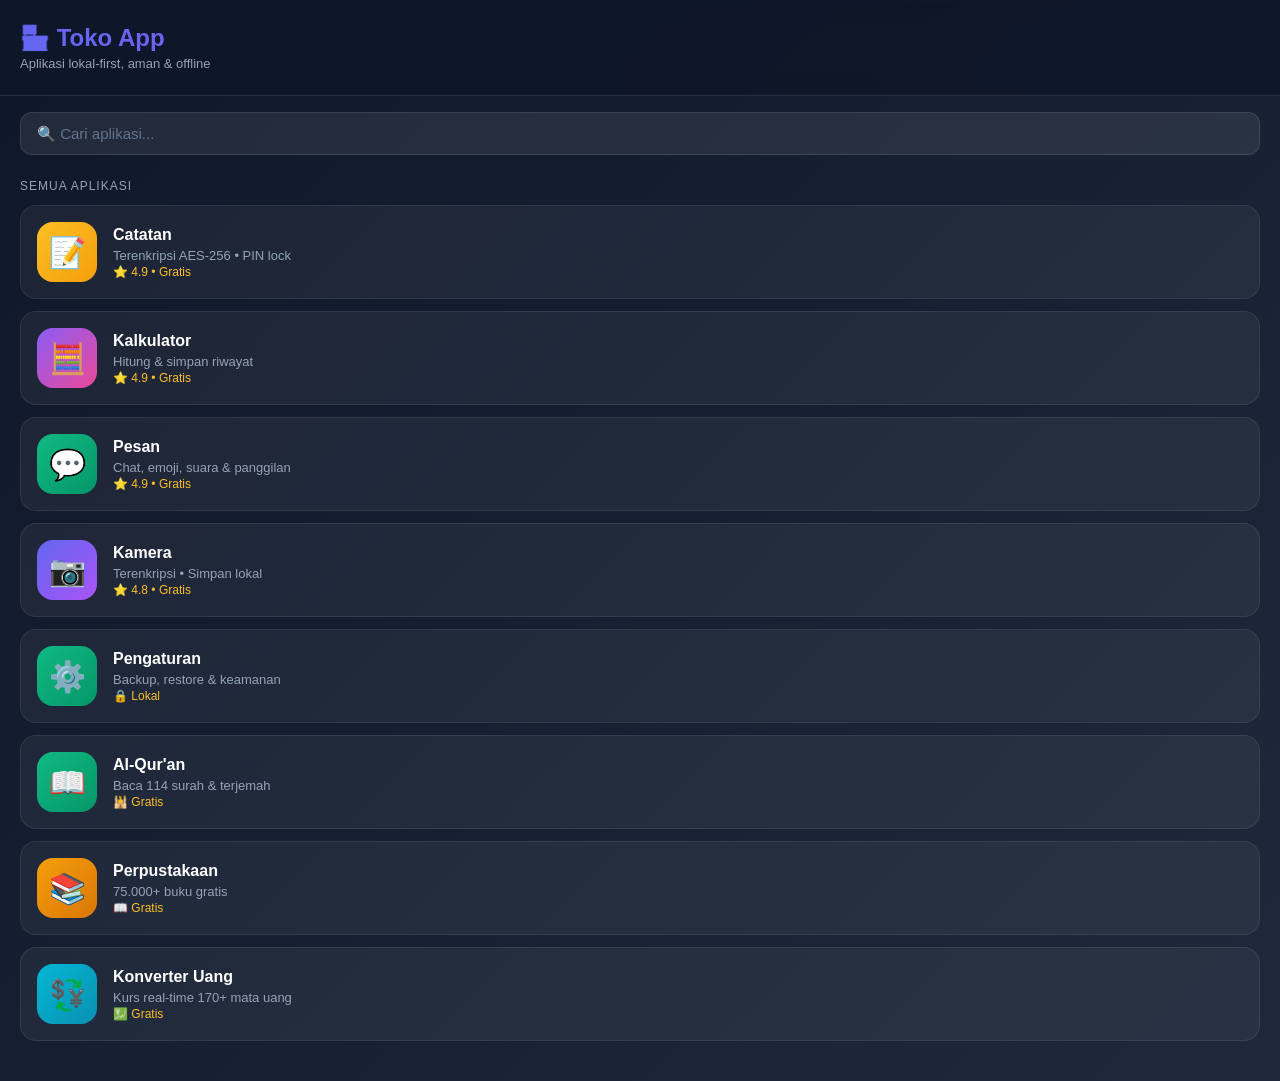
<file: index.html>
<!DOCTYPE html>
<html lang="id">
<head>
<meta charset="UTF-8">
<meta name="viewport" content="width=device-width, initial-scale=1.0, viewport-fit=cover">
<meta name="theme-color" content="#6366f1">
<meta name="referrer" content="no-referrer">
<link rel="manifest" href="manifest.json">
<link rel="apple-touch-icon" href="icon-192.png">
<title>Toko App</title>
<style>
  * { margin:0; padding:0; box-sizing:border-box; }
  body {
    font-family: -apple-system, BlinkMacSystemFont, 'Segoe UI', Roboto, sans-serif;
    background: linear-gradient(135deg, #0f172a, #1e293b);
    color: #fff;
    min-height: 100vh;
    padding-bottom: 40px;
  }
  header {
    padding: 24px 20px;
    background: rgba(15,23,42,.9);
    backdrop-filter: blur(10px);
    position: sticky; top: 0; z-index: 10;
    border-bottom: 1px solid rgba(255,255,255,.1);
  }
  header h1 {
    font-size: 24px;
    background: linear-gradient(90deg, #6366f1, #a855f7);
    -webkit-background-clip: text;
    -webkit-text-fill-color: transparent;
    background-clip: text;
  }
  header p { color: #94a3b8; font-size: 13px; margin-top: 4px; }
  .search {
    margin: 16px 20px;
    padding: 12px 16px;
    width: calc(100% - 40px);
    background: rgba(255,255,255,.08);
    border: 1px solid rgba(255,255,255,.1);
    border-radius: 12px;
    color: #fff;
    font-size: 15px;
    outline: none;
  }
  .search::placeholder { color: #64748b; }
  .section-title {
    padding: 8px 20px 12px;
    font-size: 12px;
    color: #94a3b8;
    text-transform: uppercase;
    letter-spacing: 1px;
  }
  .app-list {
    padding: 0 20px;
    display: grid;
    gap: 12px;
  }
  .app-card {
    display: flex;
    align-items: center;
    gap: 16px;
    padding: 16px;
    background: rgba(255,255,255,.05);
    border: 1px solid rgba(255,255,255,.08);
    border-radius: 16px;
    cursor: pointer;
    transition: transform .15s, background .15s;
    text-decoration: none;
    color: #fff;
  }
  .app-card:active { transform: scale(.98); background: rgba(255,255,255,.1); }
  .app-icon {
    width: 60px; height: 60px;
    border-radius: 16px;
    display: flex; align-items: center; justify-content: center;
    font-size: 30px;
    flex-shrink: 0;
  }
  .icon-catatan { background: linear-gradient(135deg, #fbbf24, #f59e0b); }
  .icon-kalkulator { background: linear-gradient(135deg, #8b5cf6, #ec4899); }
  .icon-pesan { background: linear-gradient(135deg, #10b981, #059669); }
  .icon-kamera { background: linear-gradient(135deg, #6366f1, #a855f7); }
  .icon-setting { background: linear-gradient(135deg, #10b981, #059669); }
  .icon-alquran { background: linear-gradient(135deg,#10b981,#059669); }
.icon-perpus { background: linear-gradient(135deg,#f59e0b,#d97706); }
.icon-uang { background: linear-gradient(135deg,#06b6d4,#0891b2); }
  .app-info h3 { font-size: 16px; margin-bottom: 4px; }
  .app-info p { font-size: 13px; color: #94a3b8; }
  .app-rating { color: #fbbf24; font-size: 12px; margin-top: 2px; }
</style>
</head>
<body>

<header>
  <h1>🏪 Toko App</h1>
  <p>Aplikasi lokal-first, aman & offline</p>
</header>

<input class="search" type="search" placeholder="🔍 Cari aplikasi..." id="searchInput" autocomplete="off">

<div class="section-title">Semua Aplikasi</div>

<main class="app-list" id="appList">

  <a class="app-card" href="app-catatan.html" data-name="catatan">
    <div class="app-icon icon-catatan">📝</div>
    <div class="app-info">
      <h3>Catatan</h3>
      <p>Terenkripsi AES-256 • PIN lock</p>
      <div class="app-rating">⭐ 4.9 • Gratis</div>
    </div>
  </a>

  <a class="app-card" href="app-kalkulator.html" data-name="kalkulator">
    <div class="app-icon icon-kalkulator">🧮</div>
    <div class="app-info">
      <h3>Kalkulator</h3>
      <p>Hitung & simpan riwayat</p>
      <div class="app-rating">⭐ 4.9 • Gratis</div>
    </div>
  </a>

  <a class="app-card" href="pesan.html" data-name="pesan">
    <div class="app-icon icon-pesan">💬</div>
    <div class="app-info">
      <h3>Pesan</h3>
      <p>Chat, emoji, suara & panggilan</p>
      <div class="app-rating">⭐ 4.9 • Gratis</div>
    </div>
  </a>

  <a class="app-card" href="app-kamera.html" data-name="kamera">
    <div class="app-icon icon-kamera">📷</div>
    <div class="app-info">
      <h3>Kamera</h3>
      <p>Terenkripsi • Simpan lokal</p>
      <div class="app-rating">⭐ 4.8 • Gratis</div>
    </div>
  </a>

  <a class="app-card" href="app-pengaturan.html" data-name="pengaturan">
    <div class="app-icon icon-setting">⚙️</div>
    <div class="app-info">
      <h3>Pengaturan</h3>
      <p>Backup, restore & keamanan</p>
      <div class="app-rating">🔒 Lokal</div>
    </div>
  </a>
 <a class="app-card" href="alquran.html" data-name="alquran">
  <div class="app-icon icon-alquran">📖</div>
  <div class="app-info">
    <h3>Al-Qur'an</h3>
    <p>Baca 114 surah & terjemah</p>
    <div class="app-rating">🕌 Gratis</div>
  </div>
</a>

<a class="app-card" href="perpustakaan.html" data-name="perpustakaan">
  <div class="app-icon icon-perpus">📚</div>
  <div class="app-info">
    <h3>Perpustakaan</h3>
    <p>75.000+ buku gratis</p>
    <div class="app-rating">📖 Gratis</div>
  </div>
</a>

<a class="app-card" href="uang.html" data-name="uang">
  <div class="app-icon icon-uang">💱</div>
  <div class="app-info">
    <h3>Konverter Uang</h3>
    <p>Kurs real-time 170+ mata uang</p>
    <div class="app-rating">💹 Gratis</div>
  </div>
</a>

</main>

<script>
  // Service Worker
  if ('serviceWorker' in navigator) {
    navigator.serviceWorker.register('sw.js').catch(() => {});
  }

  // Search
  document.getElementById('searchInput').addEventListener('input', (e) => {
    const q = e.target.value.toLowerCase().trim();
    document.querySelectorAll('.app-card').forEach(card => {
      card.style.display = card.dataset.name.includes(q) ? 'flex' : 'none';
    });
  });
</script>

</body>
</html>
</file>
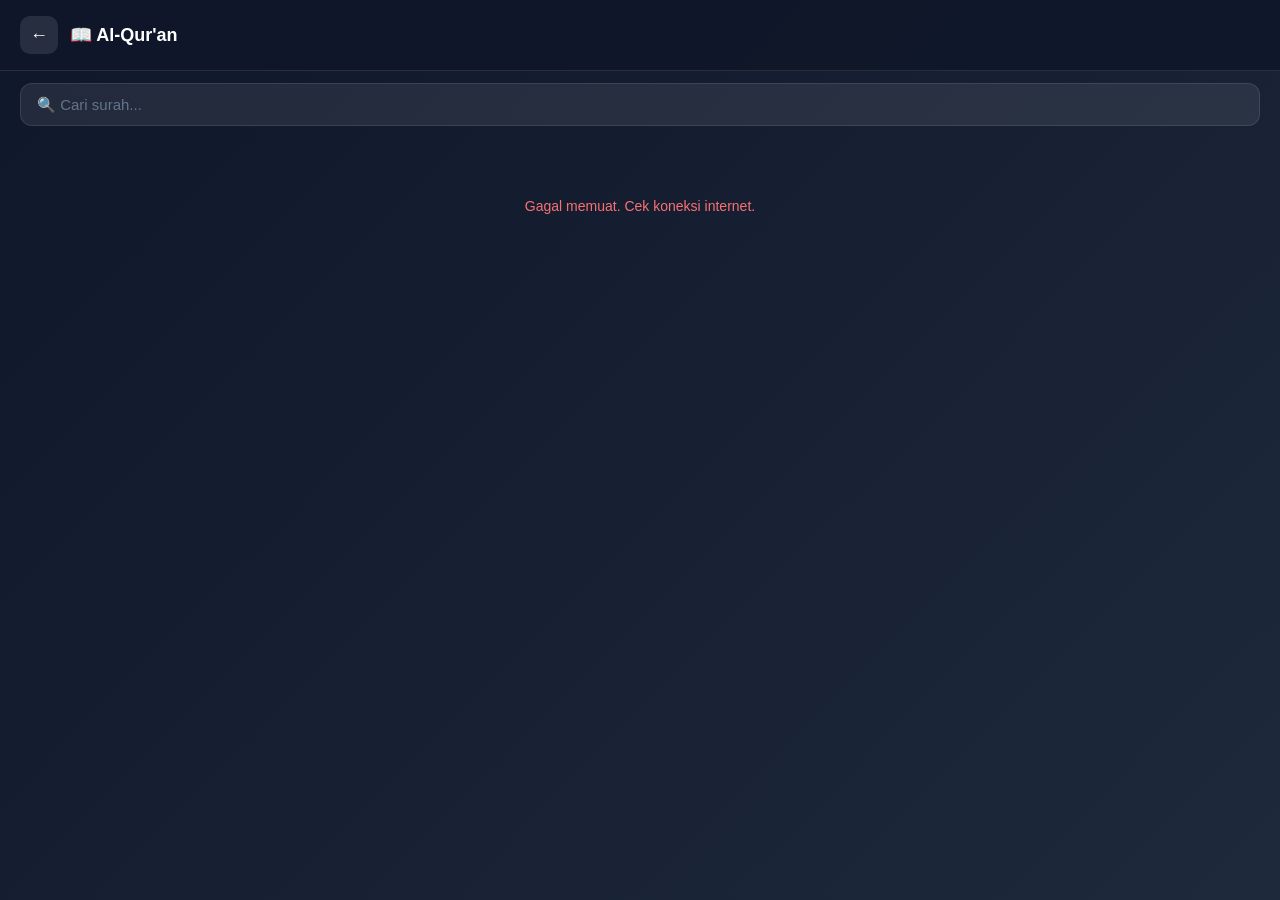
<file: alquran.html>
<!DOCTYPE html>
<html lang="id">
<head>
<meta charset="UTF-8">
<meta name="viewport" content="width=device-width, initial-scale=1.0, viewport-fit=cover">
<meta name="theme-color" content="#6366f1">
<meta name="referrer" content="no-referrer">
<meta http-equiv="Content-Security-Policy" content="default-src 'self'; script-src 'self' 'unsafe-inline'; style-src 'self' 'unsafe-inline'; img-src 'self' blob: data:; connect-src 'self' https://api.alquran.cloud; object-src 'none'; frame-ancestors 'none';">
<link rel="manifest" href="manifest.json">
<title>📖 Al-Qur'an — Toko App</title>
<style>
  * { margin:0; padding:0; box-sizing:border-box; }
  :root { --bg:#0f172a; --text:#fff; --text-dim:#94a3b8; --border:rgba(255,255,255,.1); --primary:#6366f1; --accent:#a855f7; }
  html, body { font-family:-apple-system,BlinkMacSystemFont,'Segoe UI',Roboto,sans-serif; background:linear-gradient(135deg,var(--bg),#1e293b); color:var(--text); min-height:100vh; }
  .topbar { display:flex; align-items:center; gap:12px; padding:16px 20px; padding-top:calc(16px + env(safe-area-inset-top,0px)); background:rgba(15,23,42,.95); position:sticky; top:0; z-index:10; border-bottom:1px solid var(--border); }
  .back { background:rgba(255,255,255,.1); border:none; color:#fff; width:38px; height:38px; border-radius:10px; font-size:18px; cursor:pointer; }
  .topbar h1 { font-size:18px; }
  .search { margin:12px 20px 0; padding:12px 16px; width:calc(100% - 40px); background:rgba(255,255,255,.08); border:1px solid var(--border); border-radius:12px; color:#fff; font-size:15px; outline:none; }
  .search::placeholder { color:#64748b; }
  .container { padding:16px 20px 40px; }
  .surah-list { display:flex; flex-direction:column; gap:10px; margin-top:16px; }
  .surah-card { display:flex; align-items:center; gap:14px; padding:14px 16px; background:rgba(255,255,255,.05); border:1px solid rgba(255,255,255,.08); border-radius:14px; cursor:pointer; transition:background .15s; }
  .surah-card:active { background:rgba(255,255,255,.1); }
  .surah-num { width:44px; height:44px; border-radius:12px; background:linear-gradient(135deg,#6366f1,#a855f7); display:flex; align-items:center; justify-content:center; font-weight:700; font-size:16px; flex-shrink:0; }
  .surah-info { flex:1; min-width:0; }
  .surah-name { font-size:16px; font-weight:600; margin-bottom:2px; }
  .surah-meta { font-size:12px; color:var(--text-dim); }
  .surah-arabic { font-size:20px; color:#a5b4fc; font-weight:500; }
  .detail-header { text-align:center; padding:24px 20px; border-bottom:1px solid var(--border); }
  .detail-header h2 { font-size:24px; margin-bottom:6px; }
  .detail-header .arabic-title { font-size:28px; color:#a5b4fc; margin:12px 0; }
  .detail-header .meta { font-size:13px; color:var(--text-dim); }
  .ayat-list { display:flex; flex-direction:column; gap:16px; }
  .ayat-item { background:rgba(255,255,255,.04); border:1px solid rgba(255,255,255,.08); border-radius:14px; padding:16px; }
  .ayat-num { display:inline-block; width:28px; height:28px; line-height:28px; text-align:center; background:rgba(99,102,241,.2); color:#a5b4fc; border-radius:50%; font-size:12px; font-weight:700; margin-bottom:12px; }
  .ayat-arabic { font-size:26px; line-height:1.8; text-align:right; direction:rtl; color:#fff; margin-bottom:14px; font-family:'Traditional Arabic','Amiri',serif; }
  .ayat-latin { font-size:15px; color:#cbd5e1; line-height:1.6; margin-bottom:10px; font-style:italic; }
  .ayat-translation { font-size:14px; color:#94a3b8; line-height:1.6; padding-top:10px; border-top:1px solid rgba(255,255,255,.06); }
  .loading { text-align:center; color:var(--text-dim); padding:40px 0; font-size:14px; }
  .error { text-align:center; color:#f87171; padding:40px 20px; font-size:14px; }
  .btn-back-detail { display:inline-flex; align-items:center; gap:8px; padding:10px 20px; background:rgba(255,255,255,.1); border:none; color:#fff; border-radius:10px; font-size:14px; cursor:pointer; margin:20px; }
</style>
</head>
<body>

<div class="topbar">
  <button class="back" onclick="location.href='index.html'">←</button>
  <h1 id="appTitle">📖 Al-Qur'an</h1>
</div>

<div id="viewList">
  <input class="search" id="searchInput" placeholder="🔍 Cari surah..." autocomplete="off">
  <div class="container">
    <div id="surahList" class="surah-list">
      <div class="loading">Memuat daftar surah...</div>
    </div>
  </div>
</div>

<div id="viewDetail" style="display:none;">
  <div id="detailContent"></div>
</div>

<script>
'use strict';

const API_BASE = 'https://api.alquran.cloud/v1';
const $ = (s) => document.querySelector(s);

let allSurahs = [];

// ---------- Load daftar surah ----------
async function loadSurahs() {
  try {
    const res = await fetch(API_BASE + '/surah');
    if (!res.ok) throw new Error('HTTP ' + res.status);
    const json = await res.json();
    allSurahs = json.data;
    renderSurahList(allSurahs);
  } catch (err) {
    console.error(err);
    $('#surahList').innerHTML = '<div class="error">Gagal memuat. Cek koneksi internet.</div>';
  }
}

function renderSurahList(surahs) {
  if (!surahs.length) {
    $('#surahList').innerHTML = '<div class="error">Surah tidak ditemukan.</div>';
    return;
  }
  $('#surahList').innerHTML = surahs.map(s => `
    <div class="surah-card" data-num="${s.number}">
      <div class="surah-num">${s.number}</div>
      <div class="surah-info">
        <div class="surah-name">${escapeHtml(s.englishName)}</div>
        <div class="surah-meta">${escapeHtml(s.englishNameTranslation)} • ${s.numberOfAyahs} ayat • ${s.revelationType === 'Meccan' ? 'Makkiyah' : 'Madaniyah'}</div>
      </div>
      <div class="surah-arabic">${s.name.replace('سُورَةُ ', '')}</div>
    </div>
  `).join('');

  document.querySelectorAll('.surah-card').forEach(card => {
    card.addEventListener('click', () => loadSurahDetail(card.dataset.num));
  });
}

function escapeHtml(s) {
  return String(s).replace(/[&<>"']/g, c => ({'&':'&amp;','<':'&lt;','>':'&gt;','"':'&quot;',"'":'&#39;'}[c]));
}

// ---------- Load detail surah ----------
async function loadSurahDetail(num) {
  $('#viewList').style.display = 'none';
  $('#viewDetail').style.display = 'block';
  $('#detailContent').innerHTML = '<div class="loading">Memuat ayat...</div>';

  try {
    // Ambil Arabic + transliteration + translation Indonesia
    const [arabicRes, latinRes, idRes] = await Promise.all([
      fetch(API_BASE + '/surah/' + num + '/ar.alafasy'),
      fetch(API_BASE + '/surah/' + num + '/en.transliteration'),
      fetch(API_BASE + '/surah/' + num + '/id.indonesian')
    ]);

    if (!arabicRes.ok || !idRes.ok) throw new Error('HTTP error');

    const arabic = (await arabicRes.json()).data;
    const latin = (await latinRes.json()).data;
    const indo = (await idRes.json()).data;

    renderDetail(arabic, latin, indo);
  } catch (err) {
    console.error(err);
    $('#detailContent').innerHTML = '<div class="error">Gagal memuat surah. Coba lagi.</div>';
  }
}

function renderDetail(arabic, latin, indo) {
  const ayahs = arabic.ayahs.map((a, i) => ({
    num: a.numberInSurah,
    arabic: a.text,
    latin: latin.ayahs[i] ? latin.ayahs[i].text : '',
    translation: indo.ayahs[i] ? indo.ayahs[i].text : ''
  }));

  const html = `
    <button class="btn-back-detail" onclick="backToList()">← Kembali ke daftar</button>
    <div class="detail-header">
      <h2>${escapeHtml(indo.englishName || arabic.englishName)}</h2>
      <div class="arabic-title">${arabic.name}</div>
      <div class="meta">${escapeHtml(indo.englishNameTranslation)} • ${arabic.numberOfAyahs} ayat • ${arabic.revelationType === 'Meccan' ? 'Makkiyah' : 'Madaniyah'}</div>
    </div>
    <div class="container">
      <div class="ayat-list">
        ${ayahs.map(a => `
          <div class="ayat-item">
            <div class="ayat-num">${a.num}</div>
            <div class="ayat-arabic">${escapeHtml(a.arabic)}</div>
            ${a.latin ? `<div class="ayat-latin">${escapeHtml(a.latin)}</div>` : ''}
            ${a.translation ? `<div class="ayat-translation">${escapeHtml(a.translation)}</div>` : ''}
          </div>
        `).join('')}
      </div>
    </div>
  `;

  $('#detailContent').innerHTML = html;
  window.scrollTo(0, 0);
}

function backToList() {
  $('#viewList').style.display = 'block';
  $('#viewDetail').style.display = 'none';
}

// ---------- Search ----------
$('#searchInput').addEventListener('input', (e) => {
  const q = e.target.value.toLowerCase().trim();
  if (!q) {
    renderSurahList(allSurahs);
    return;
  }
  const filtered = allSurahs.filter(s =>
    s.englishName.toLowerCase().includes(q) ||
    s.englishNameTranslation.toLowerCase().includes(q) ||
    String(s.number) === q
  );
  renderSurahList(filtered);
});

// ---------- Init ----------
loadSurahs();
</script>
</body>
</html>
</file>
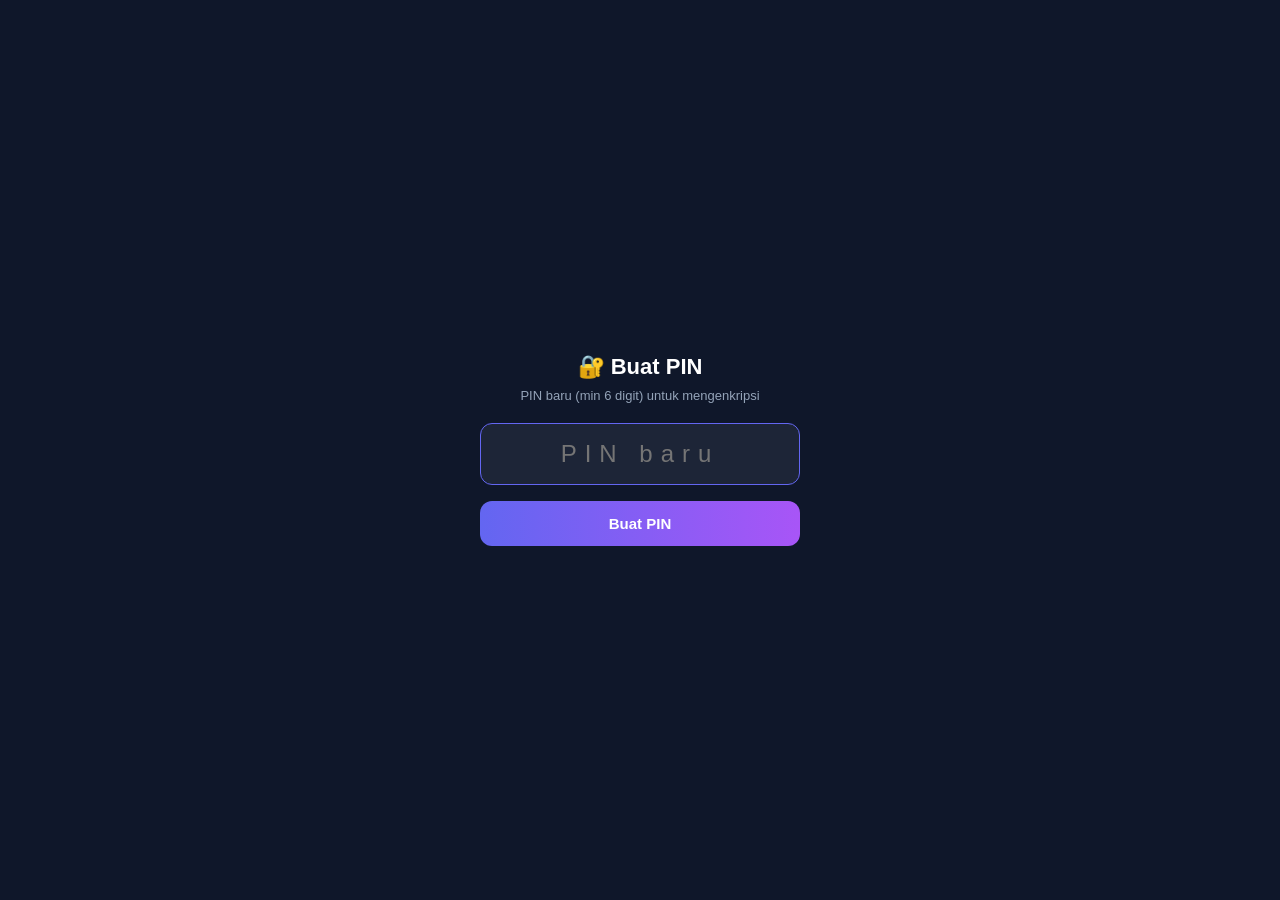
<file: app-catatan.html>
<!DOCTYPE html>
<html lang="id">
<head>
<meta charset="UTF-8">
<meta name="viewport" content="width=device-width, initial-scale=1.0, viewport-fit=cover">
<meta name="theme-color" content="#6366f1">
<meta name="referrer" content="no-referrer">
<meta http-equiv="Content-Security-Policy" content="default-src 'self'; script-src 'self' 'unsafe-inline'; style-src 'self' 'unsafe-inline'; img-src 'self' blob: data:; object-src 'none'; frame-ancestors 'none';">
<link rel="manifest" href="manifest.json">
<title>📝 Catatan — Toko App</title>
<style>
  * { margin:0; padding:0; box-sizing:border-box; }
  :root { --bg:#0f172a; --text:#fff; --text-dim:#94a3b8; --border:rgba(255,255,255,.1); --primary:#6366f1; --accent:#a855f7; }
  html, body { font-family:-apple-system,BlinkMacSystemFont,'Segoe UI',Roboto,sans-serif; background:linear-gradient(135deg,var(--bg),#1e293b); color:var(--text); min-height:100vh; }
  .topbar { display:flex; align-items:center; gap:12px; padding:16px 20px; padding-top:calc(16px + env(safe-area-inset-top,0px)); background:rgba(15,23,42,.95); position:sticky; top:0; z-index:10; border-bottom:1px solid var(--border); }
  .back { background:rgba(255,255,255,.1); border:none; color:#fff; width:38px; height:38px; border-radius:10px; font-size:18px; cursor:pointer; }
  .topbar h1 { font-size:18px; }
  .container { padding:20px; }
  textarea { width:100%; background:rgba(255,255,255,.06); border:1px solid var(--border); border-radius:14px; padding:14px 16px; color:#fff; font-size:15px; outline:none; resize:vertical; min-height:100px; font-family:inherit; }
  textarea:focus { border-color:var(--primary); }
  .btn { margin-top:12px; width:100%; padding:14px; background:linear-gradient(90deg,#fbbf24,#f59e0b); border:none; border-radius:12px; color:#fff; font-size:15px; font-weight:600; cursor:pointer; }
  .notes-list { margin-top:24px; display:flex; flex-direction:column; gap:10px; }
  .note-item { background:rgba(255,255,255,.05); border:1px solid rgba(255,255,255,.08); border-radius:12px; padding:14px 16px; position:relative; }
  .note-item p { font-size:14px; line-height:1.5; word-wrap:break-word; padding-right:30px; white-space:pre-wrap; }
  .note-item small { display:block; color:#64748b; font-size:11px; margin-top:6px; }
  .note-delete { position:absolute; top:10px; right:10px; background:transparent; border:none; color:#f87171; font-size:18px; cursor:pointer; padding:4px 8px; }
  .empty { text-align:center; color:#64748b; padding:40px 0; font-size:14px; }
  /* Lock Screen */
  .lock-screen { position:fixed; inset:0; background:var(--bg); display:flex; align-items:center; justify-content:center; z-index:9999; padding:20px; }
  .lock-screen.hidden { display:none !important; }
  .lock-box { width:100%; max-width:320px; text-align:center; }
  .lock-box h2 { font-size:22px; margin-bottom:8px; }
  .lock-box p { color:var(--text-dim); font-size:13px; margin-bottom:20px; }
  .pin-input { width:100%; padding:16px; background:rgba(255,255,255,.06); border:1px solid var(--border); border-radius:12px; color:#fff; font-size:24px; letter-spacing:8px; text-align:center; outline:none; font-family:inherit; }
  .pin-input:focus { border-color:var(--primary); }
  .lock-btn { margin-top:16px; width:100%; padding:14px; background:linear-gradient(90deg,var(--primary),var(--accent)); border:none; border-radius:12px; color:#fff; font-size:15px; font-weight:600; cursor:pointer; }
  .main-app { display:none; }
  .main-app.visible { display:block; }
</style>
</head>
<body>

<!-- LOCK SCREEN -->
<div id="lockScreen" class="lock-screen">
  <div class="lock-box">
    <h2 id="lockTitle">🔐 Buat PIN</h2>
    <p id="lockMsg">PIN baru (min 6 digit) untuk mengenkripsi</p>
    <input id="pinInput" class="pin-input" type="password" inputmode="numeric" maxlength="12" autocomplete="off" placeholder="PIN baru">
    <button class="lock-btn" id="unlockBtn">Buat PIN</button>
  </div>
</div>

<!-- MAIN APP -->
<div id="main" class="main-app">
  <div class="topbar">
    <button class="back" onclick="location.href='index.html'">←</button>
    <h1>📝 Catatan</h1>
  </div>
  <div class="container">
    <textarea id="noteInput" placeholder="Tulis catatan (akan dienkripsi)..." maxlength="5000"></textarea>
    <button class="btn" id="btnSimpan">💾 Simpan (Terenkripsi)</button>
    <div class="notes-list" id="notesList"></div>
  </div>
</div>

<!-- LOAD DEPENDENCIES -->
<script src="shared/dexie.min.js"></script>
<script src="shared/ui.js"></script>
<script src="shared/crypto.js"></script>

<script>
'use strict';

// ============================================================
//  SEMUA LOGIC DI SINI — tidak bergantung ke shared/auth.js
// ============================================================

const db = new Dexie('toko_app_db');
db.version(2).stores({
  notes:    '++id, date',
  photos:   '++id, date',
  meta:     'key',
  messages: '++id, date, type'
});

let cryptoKey = null;
let lockTimer = null;
const IDLE_MS = 3 * 60 * 1000;
const HIDDEN_GRACE_MS = 30 * 1000;

const $ = (sel) => document.querySelector(sel);

// ---------- PIN Management ----------
async function hasPIN() {
  return !!(await db.meta.get('pin'));
}

async function setupPIN(pin) {
  const salt = await CRYPTO.createSalt();
  const key = await CRYPTO.deriveKey(pin, salt);
  const verifier = await CRYPTO.makeVerifier(key);
  await db.meta.put({ key: 'pin', salt: CRYPTO.bufToB64(salt), verifier });
  return key;
}

async function verifyPIN(pin) {
  const rec = await db.meta.get('pin');
  if (!rec) return null;
  const salt = new Uint8Array(CRYPTO.b64ToBuf(rec.salt));
  const key = await CRYPTO.deriveKey(pin, salt);
  return (await CRYPTO.checkVerifier(key, rec.verifier)) ? key : null;
}

// ---------- Lock / Unlock ----------
function showMainApp() {
  $('#lockScreen').classList.add('hidden');
  $('#main').classList.add('visible');
  scheduleAutoLock();
  initApp();
}

function showLockScreen(mode) {
  $('#lockScreen').classList.remove('hidden');
  $('#main').classList.remove('visible');

  const title = $('#lockTitle');
  const msg = $('#lockMsg');
  const input = $('#pinInput');
  const btn = $('#unlockBtn');

  if (mode === 'setup') {
    title.textContent = '🔐 Buat PIN';
    msg.textContent = 'PIN baru (min 6 digit) untuk mengenkripsi';
    input.placeholder = 'PIN baru';
    btn.textContent = 'Buat PIN';
    input.value = '';
    setTimeout(() => input.focus(), 100);
  } else {
    title.textContent = '🔒 Terkunci';
    msg.textContent = 'Masukkan PIN untuk membuka';
    input.placeholder = '••••';
    btn.textContent = 'Buka';
    input.value = '';
    setTimeout(() => input.focus(), 100);
  }
}

function scheduleAutoLock() {
  clearTimeout(lockTimer);
  lockTimer = setTimeout(() => {
    cryptoKey = null;
    showLockScreen('unlock');
  }, IDLE_MS);
}

// ---------- Main App Initialization ----------
let appInitialized = false;
async function initApp() {
  if (appInitialized) return;
  appInitialized = true;

  const input = $('#noteInput');
  const list = $('#notesList');

  async function render() {
    const notes = await db.notes.orderBy('date').reverse().toArray();
    if (!notes.length) {
      list.innerHTML = '<div class="empty">Belum ada catatan</div>';
      return;
    }
    const decrypted = await Promise.all(notes.map(async n => {
      try {
        return { ...n, text: await CRYPTO.decrypt(cryptoKey, n.cipher) };
      } catch {
        return { ...n, text: '⚠️ Gagal dekripsi' };
      }
    }));
    list.innerHTML = decrypted.map(n => `
      <div class="note-item">
        <p>${UI.escapeHtml(n.text)}</p>
        <small>${UI.escapeHtml(new Date(n.date).toLocaleString('id-ID'))}</small>
        <button class="note-delete" data-id="${n.id}">✕</button>
      </div>
    `).join('');
    list.querySelectorAll('.note-delete').forEach(btn => {
      btn.addEventListener('click', async () => {
        const ok = await UI.confirmDialog('Hapus catatan ini?');
        if (!ok) return;
        await db.notes.delete(Number(btn.dataset.id));
        UI.toast('Catatan dihapus', 'success');
        render();
      });
    });
  }

  $('#btnSimpan').addEventListener('click', async () => {
    const text = UI.sanitizeText(input.value, 5000);
    if (!text) { UI.toast('Catatan kosong', 'warn'); return; }
    try {
      const cipher = await CRYPTO.encrypt(cryptoKey, text);
      await db.notes.add({ cipher, date: new Date().toISOString() });
      input.value = '';
      UI.toast('Catatan tersimpan', 'success');
      render();
    } catch (e) {
      console.error(e);
      UI.toast('Gagal simpan', 'error');
    }
  });

  render();
}

// ---------- Main Flow ----------
async function start() {
  console.log('🚀 App start');

  // Cek apakah sudah ada PIN
  const hasPin = await hasPIN();

  if (hasPin) {
    showLockScreen('unlock');
  } else {
    showLockScreen('setup');
  }

  // Handler tombol unlock
  $('#unlockBtn').addEventListener('click', async () => {
    const pin = $('#pinInput').value.trim();
    if (pin.length < 6) { UI.toast('PIN minimal 6 digit', 'warn'); return; }

    const isSetup = !(await hasPIN());

    if (isSetup) {
      // Konfirmasi PIN
      const pin2 = await UI.promptDialog('Konfirmasi PIN:', {
        type: 'password', minLen: 6, placeholder: '••••••'
      });
      if (!pin2) return;
      if (pin !== pin2) { UI.toast('PIN tidak cocok', 'error'); return; }

      try {
        cryptoKey = await setupPIN(pin);
        UI.toast('PIN dibuat!', 'success');
        showMainApp();
      } catch (e) {
        console.error(e);
        UI.toast('Gagal buat PIN', 'error');
      }
    } else {
      try {
        const key = await verifyPIN(pin);
        if (!key) { UI.toast('PIN salah', 'error'); $('#pinInput').value = ''; return; }
        cryptoKey = key;
        showMainApp();
      } catch (e) {
        console.error(e);
        UI.toast('Gagal buka', 'error');
      }
    }
  });

  // Enter untuk submit
  $('#pinInput').addEventListener('keydown', (e) => {
    if (e.key === 'Enter') $('#unlockBtn').click();
  });

  // Auto-lock saat aktifitas
  ['click', 'keydown', 'touchstart', 'pointerdown'].forEach(evt => {
    document.addEventListener(evt, () => {
      if (cryptoKey) scheduleAutoLock();
    }, { passive: true });
  });

  // Lock saat tab hidden
  document.addEventListener('visibilitychange', () => {
    if (document.hidden && cryptoKey) {
      setTimeout(() => {
        if (document.hidden && cryptoKey) {
          cryptoKey = null;
          showLockScreen('unlock');
        }
      }, HIDDEN_GRACE_MS);
    }
  });
}

// ---------- Boot ----------
window.addEventListener('DOMContentLoaded', () => {
  console.log('🚀 DOMContentLoaded');
  start().catch(err => {
    console.error('❌ Start error:', err);
    document.body.innerHTML = '<pre style="color:#f87171;padding:20px;font-size:12px;">ERROR: ' + err.message + '\n' + err.stack + '</pre>';
  });
});
</script>
</body>
</html>
</file>
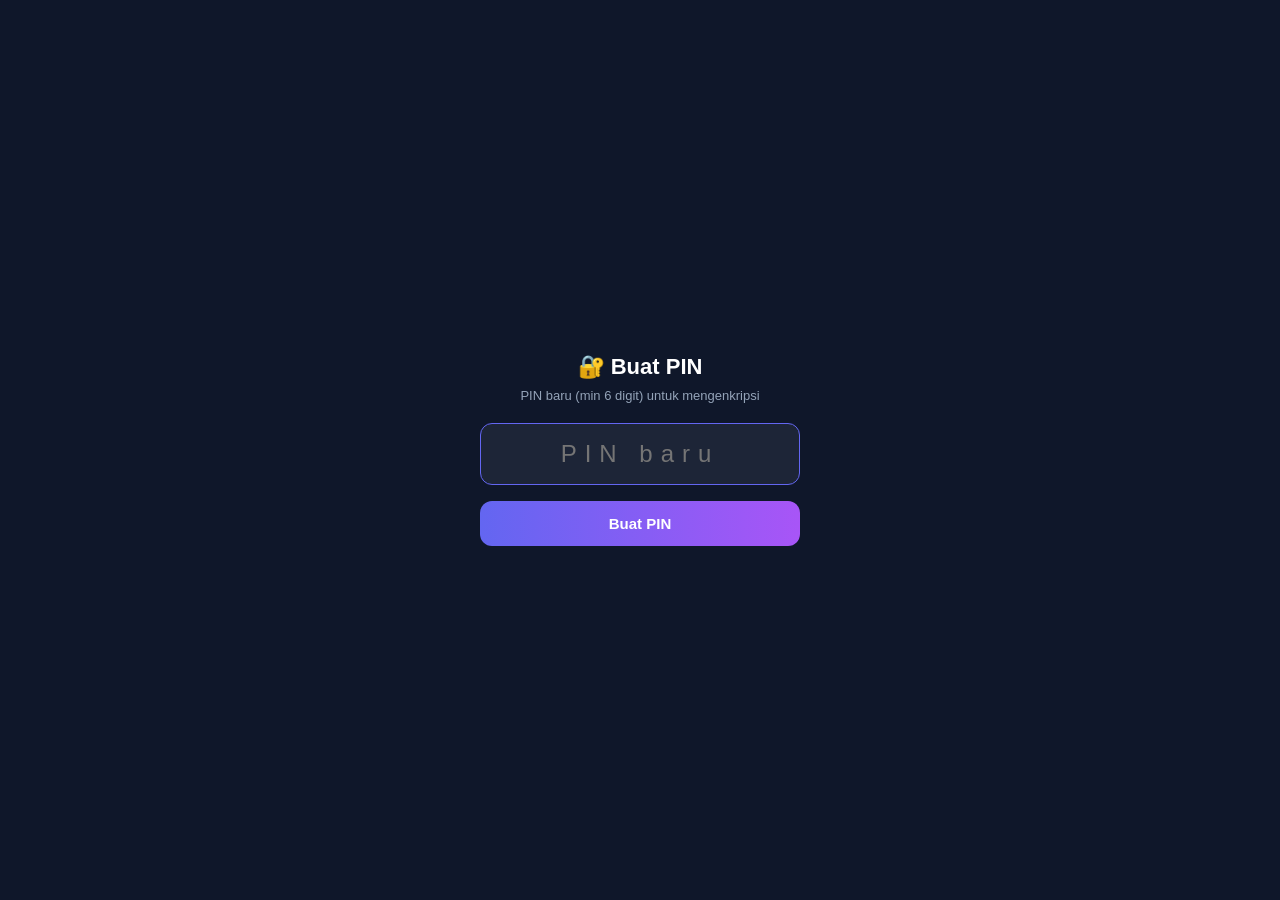
<file: app-kalkulator.html>
<!DOCTYPE html>
<html lang="id">
<head>
<meta charset="UTF-8">
<meta name="viewport" content="width=device-width, initial-scale=1.0, viewport-fit=cover">
<meta name="theme-color" content="#6366f1">
<meta name="referrer" content="no-referrer">
<meta http-equiv="Content-Security-Policy" content="default-src 'self'; script-src 'self' 'unsafe-inline'; style-src 'self' 'unsafe-inline'; img-src 'self' blob: data:; object-src 'none'; frame-ancestors 'none';">
<link rel="manifest" href="manifest.json">
<title>🧮 Kalkulator — Toko App</title>
<style>
  * { margin:0; padding:0; box-sizing:border-box; }
  :root { --bg:#0f172a; --text:#fff; --text-dim:#94a3b8; --border:rgba(255,255,255,.1); --primary:#6366f1; --accent:#a855f7; }
  html, body { font-family:-apple-system,BlinkMacSystemFont,'Segoe UI',Roboto,sans-serif; background:linear-gradient(135deg,var(--bg),#1e293b); color:var(--text); min-height:100vh; }
  .topbar { display:flex; align-items:center; gap:12px; padding:16px 20px; padding-top:calc(16px + env(safe-area-inset-top,0px)); background:rgba(15,23,42,.95); position:sticky; top:0; z-index:10; border-bottom:1px solid var(--border); }
  .back { background:rgba(255,255,255,.1); border:none; color:#fff; width:38px; height:38px; border-radius:10px; font-size:18px; cursor:pointer; }
  .topbar h1 { font-size:18px; }
  .container { padding:20px; }
  .display { background:rgba(255,255,255,.06); border:1px solid var(--border); border-radius:16px; padding:20px; margin-bottom:16px; min-height:100px; display:flex; flex-direction:column; justify-content:flex-end; align-items:flex-end; }
  .expr { font-size:16px; color:#94a3b8; text-align:right; margin-bottom:8px; font-family:'Courier New',monospace; word-wrap:break-word; min-height:22px; }
  .result { font-size:36px; font-weight:700; text-align:right; font-family:'Courier New',monospace; word-wrap:break-word; min-height:42px; }
  .buttons { display:grid; grid-template-columns:repeat(4,1fr); gap:8px; }
  .btn { padding:18px 8px; background:rgba(255,255,255,.08); border:1px solid rgba(255,255,255,.1); border-radius:12px; color:#fff; font-size:20px; font-weight:600; cursor:pointer; font-family:inherit; transition:transform .1s,background .15s; }
  .btn:active { transform:scale(.95); background:rgba(255,255,255,.15); }
  .btn.op { background:linear-gradient(135deg,rgba(99,102,241,.25),rgba(168,85,247,.25)); color:#a5b4fc; border-color:rgba(99,102,241,.4); }
  .btn.eq { background:linear-gradient(135deg,#8b5cf6,#ec4899); border:none; }
  .btn.danger { background:linear-gradient(135deg,#dc2626,#f59e0b); border:none; }
  .history { margin-top:24px; }
  .history-header { display:flex; justify-content:space-between; align-items:center; margin-bottom:12px; }
  .history-header h3 { font-size:15px; color:#94a3b8; text-transform:uppercase; letter-spacing:1px; }
  .btn-dl { padding:8px 14px; background:linear-gradient(90deg,#10b981,#059669); border:none; border-radius:10px; color:#fff; font-size:12px; font-weight:600; cursor:pointer; }
  .btn-clr { padding:8px 14px; background:rgba(220,38,38,.2); border:1px solid rgba(220,38,38,.4); border-radius:10px; color:#fca5a5; font-size:12px; cursor:pointer; margin-right:8px; }
  .h-item { background:rgba(255,255,255,.04); border:1px solid rgba(255,255,255,.08); border-radius:12px; padding:14px; margin-bottom:10px; font-family:'Courier New',monospace; font-size:13px; line-height:1.6; white-space:pre-wrap; word-wrap:break-word; color:#cbd5e1; position:relative; }
  .h-result { color:#a5b4fc; font-weight:700; font-size:16px; display:block; margin-top:6px; }
  .h-del { position:absolute; top:8px; right:8px; background:transparent; border:none; color:#f87171; font-size:16px; cursor:pointer; padding:4px 8px; }
  .empty { text-align:center; color:#64748b; padding:40px 0; font-size:14px; }
  .lock-screen { position:fixed; inset:0; background:var(--bg); display:flex; align-items:center; justify-content:center; z-index:9999; padding:20px; }
  .lock-screen.hidden { display:none !important; }
  .lock-box { width:100%; max-width:320px; text-align:center; }
  .lock-box h2 { font-size:22px; margin-bottom:8px; }
  .lock-box p { color:var(--text-dim); font-size:13px; margin-bottom:20px; }
  .pin-input { width:100%; padding:16px; background:rgba(255,255,255,.06); border:1px solid var(--border); border-radius:12px; color:#fff; font-size:24px; letter-spacing:8px; text-align:center; outline:none; font-family:inherit; }
  .pin-input:focus { border-color:var(--primary); }
  .lock-btn { margin-top:16px; width:100%; padding:14px; background:linear-gradient(90deg,var(--primary),var(--accent)); border:none; border-radius:12px; color:#fff; font-size:15px; font-weight:600; cursor:pointer; }
  .main-app { display:none; }
  .main-app.visible { display:block; }
</style>
</head>
<body>

<div id="lockScreen" class="lock-screen">
  <div class="lock-box">
    <h2 id="lockTitle">🔐 Buat PIN</h2>
    <p id="lockMsg">PIN baru (min 6 digit) untuk mengenkripsi</p>
    <input id="pinInput" class="pin-input" type="password" inputmode="numeric" maxlength="12" placeholder="PIN baru">
    <button class="lock-btn" id="unlockBtn">Buat PIN</button>
  </div>
</div>

<div id="main" class="main-app">
  <div class="topbar">
    <button class="back" onclick="location.href='index.html'">←</button>
    <h1>🧮 Kalkulator</h1>
  </div>
  <div class="container">
    <div class="display">
      <div class="expr" id="expr">0</div>
      <div class="result" id="result">0</div>
    </div>
    <div class="buttons">
      <button class="btn danger" data-action="clear">C</button>
      <button class="btn op" data-action="backspace">⌫</button>
      <button class="btn op" data-action="open">(</button>
      <button class="btn op" data-val="÷">÷</button>
      <button class="btn" data-val="7">7</button>
      <button class="btn" data-val="8">8</button>
      <button class="btn" data-val="9">9</button>
      <button class="btn op" data-val="×">×</button>
      <button class="btn" data-val="4">4</button>
      <button class="btn" data-val="5">5</button>
      <button class="btn" data-val="6">6</button>
      <button class="btn op" data-val="-">−</button>
      <button class="btn" data-val="1">1</button>
      <button class="btn" data-val="2">2</button>
      <button class="btn" data-val="3">3</button>
      <button class="btn op" data-val="+">+</button>
      <button class="btn" data-action="close">)</button>
      <button class="btn" data-val="0">0</button>
      <button class="btn" data-val=".">.</button>
      <button class="btn eq" data-action="equals">=</button>
    </div>
    <div class="history">
      <div class="history-header">
        <h3>📜 Riwayat</h3>
        <div>
          <button class="btn-clr" id="btnClearHistory">🗑️</button>
          <button class="btn-dl" id="btnDownload">⬇️ Download</button>
        </div>
      </div>
      <div id="historyList"></div>
    </div>
  </div>
</div>

<script src="shared/dexie.min.js"></script>
<script src="shared/ui.js"></script>
<script src="shared/crypto.js"></script>

<script>
'use strict';

// ============================================================
//  KALKULATOR — Format Indonesia + Breakdown
// ============================================================
function fmt(n) {
  if (!isFinite(n)) return '∞';
  const r = Math.round(n * 1e10) / 1e10;
  const [i, d] = r.toString().split('.');
  const f = i.replace(/\B(?=(\d{3})+(?!\d))/g, '.');
  return d ? f + ',' + d : f;
}

function tokenize(e) {
  const t = []; let i = 0;
  while (i < e.length) {
    const c = e[i];
    if (c === ' ') { i++; continue; }
    if (/[0-9.,]/.test(c)) {
      let n = '';
      while (i < e.length && /[0-9.,]/.test(e[i])) { n += e[i] === ',' ? '.' : e[i]; i++; }
      t.push({ type: 'number', value: parseFloat(n) });
    } else if ('+-×÷()'.includes(c)) { t.push({ type: 'op', value: c }); i++; }
    else throw new Error('Karakter: ' + c);
  }
  return t;
}

function parse(tk) {
  let p = 0;
  const peek = () => tk[p];
  const consume = () => tk[p++];
  function expr() {
    let l = term();
    while (peek() && (peek().value === '+' || peek().value === '-')) {
      const op = consume().value;
      const r = term();
      l = op === '+' ? l + r : l - r;
    }
    return l;
  }
  function term() {
    let l = factor();
    while (peek() && (peek().value === '×' || peek().value === '÷')) {
      const op = consume().value;
      const r = factor();
      if (op === '÷' && r === 0) throw new Error('Tidak bisa dibagi 0');
      l = op === '×' ? l * r : l / r;
    }
    return l;
  }
  function factor() {
    const t = peek();
    if (!t) throw new Error('Ekspresi kosong');
    if (t.value === '-') { consume(); return -factor(); }
    if (t.value === '+') { consume(); return factor(); }
    if (t.value === '(') {
      consume();
      const v = expr();
      if (!peek() || peek().value !== ')') throw new Error('Kurung tidak ditutup');
      consume();
      return v;
    }
    if (t.type === 'number') { consume(); return t.value; }
    throw new Error('Invalid');
  }
  const r = expr();
  if (p < tk.length) throw new Error('Ekspresi tidak valid');
  return r;
}

function tokStr(t) { return t.map(x => x.type === 'number' ? fmt(x.value) : x.value).join(' '); }

function breakdown(tks) {
  const steps = [tokStr(tks)];
  const w = JSON.parse(JSON.stringify(tks));
  let safety = 50;
  while (safety-- > 0) {
    let o = -1, c = -1;
    for (let i = 0; i < w.length; i++) {
      if (w[i].value === '(') o = i;
      if (w[i].value === ')' && o >= 0) { c = i; break; }
    }
    if (o >= 0 && c >= 0) {
      const inner = w.slice(o + 1, c);
      const r = parse(inner);
      steps.push(tokStr(inner) + ' = ' + fmt(r));
      w.splice(o, c - o + 1, { type: 'number', value: r });
      continue;
    }
    let op = -1;
    for (let i = 0; i < w.length; i++) if (w[i].value === '×' || w[i].value === '÷') { op = i; break; }
    if (op >= 0) {
      const l = w[op-1], o2 = w[op], r = w[op+1];
      if (o2.value === '÷' && r.value === 0) throw new Error('Tidak bisa dibagi 0');
      const res = o2.value === '×' ? l.value * r.value : l.value / r.value;
      steps.push(fmt(l.value) + ' ' + o2.value + ' ' + fmt(r.value) + ' = ' + fmt(res));
      w.splice(op-1, 3, { type: 'number', value: res });
      continue;
    }
    let as = -1;
    for (let i = 1; i < w.length; i++) if (w[i].value === '+' || w[i].value === '-') { as = i; break; }
    if (as >= 0) {
      const l = w[as-1], o2 = w[as], r = w[as+1];
      const res = o2.value === '+' ? l.value + r.value : l.value - r.value;
      steps.push(fmt(l.value) + ' ' + o2.value + ' ' + fmt(r.value) + ' = ' + fmt(res));
      w.splice(as-1, 3, { type: 'number', value: res });
      continue;
    }
    break;
  }
  return steps;
}

function calc(e) {
  let n = e.replace(/,/g, '.').replace(/\s+/g, '');
  if (!n) throw new Error('Ekspresi kosong');
  const open = (n.match(/\(/g) || []).length;
  const close = (n.match(/\)/g) || []).length;
  for (let i = 0; i < open - close; i++) n += ')';
  const tk = tokenize(n);
  return { expression: e, result: parse(tk), resultFormatted: fmt(parse(tk)), breakdown: breakdown(tokenize(n)) };
}

// ============================================================
//  AUTH + APP
// ============================================================
const db = new Dexie('toko_app_db');
db.version(2).stores({
  notes:    '++id, date',
  photos:   '++id, date',
  meta:     'key',
  messages: '++id, date, type'
});

let cryptoKey = null;
let lockTimer = null;
const IDLE_MS = 3 * 60 * 1000;
const HIDDEN_GRACE_MS = 30 * 1000;
const $ = (s) => document.querySelector(s);

async function hasPIN() { return !!(await db.meta.get('pin')); }
async function setupPIN(pin) {
  const salt = await CRYPTO.createSalt();
  const key = await CRYPTO.deriveKey(pin, salt);
  const verifier = await CRYPTO.makeVerifier(key);
  await db.meta.put({ key: 'pin', salt: CRYPTO.bufToB64(salt), verifier });
  return key;
}
async function verifyPIN(pin) {
  const rec = await db.meta.get('pin');
  if (!rec) return null;
  const salt = new Uint8Array(CRYPTO.b64ToBuf(rec.salt));
  const key = await CRYPTO.deriveKey(pin, salt);
  return (await CRYPTO.checkVerifier(key, rec.verifier)) ? key : null;
}

function showMainApp() {
  $('#lockScreen').classList.add('hidden');
  $('#main').classList.add('visible');
  scheduleAutoLock();
  initApp();
}
function showLockScreen(mode) {
  $('#lockScreen').classList.remove('hidden');
  $('#main').classList.remove('visible');
  const title = $('#lockTitle'), msg = $('#lockMsg'), input = $('#pinInput'), btn = $('#unlockBtn');
  if (mode === 'setup') {
    title.textContent = '🔐 Buat PIN';
    msg.textContent = 'PIN baru (min 6 digit) untuk mengenkripsi';
    input.placeholder = 'PIN baru';
    btn.textContent = 'Buat PIN';
  } else {
    title.textContent = '🔒 Terkunci';
    msg.textContent = 'Masukkan PIN untuk membuka';
    input.placeholder = '••••';
    btn.textContent = 'Buka';
  }
  input.value = '';
  setTimeout(() => input.focus(), 100);
}
function scheduleAutoLock() {
  clearTimeout(lockTimer);
  lockTimer = setTimeout(() => { cryptoKey = null; showLockScreen('unlock'); }, IDLE_MS);
}

let appInit = false;
async function initApp() {
  if (appInit) return;
  appInit = true;

  const exprEl = $('#expr');
  const resultEl = $('#result');
  const historyList = $('#historyList');
  let cur = '';

  function upd() { exprEl.textContent = cur || '0'; }
  function prev() {
    if (!cur) { resultEl.textContent = '0'; return; }
    try { resultEl.textContent = calc(cur).resultFormatted; } catch {}
  }

  async function renderHistory() {
    const h = await db.meta.get('calc_history');
    const items = h ? h.value : [];
    if (!items.length) { historyList.innerHTML = '<div class="empty">Belum ada riwayat</div>'; return; }
    historyList.innerHTML = items.slice(0, 20).map((it, i) => `
      <div class="h-item">
        <button class="h-del" data-idx="${i}">✕</button>
        ${UI.escapeHtml(it.text)}
        <span class="h-result">= ${UI.escapeHtml(it.result)}</span>
      </div>
    `).join('');
    historyList.querySelectorAll('.h-del').forEach(b => {
      b.addEventListener('click', async () => {
        const h = await db.meta.get('calc_history');
        const items = h ? h.value : [];
        items.splice(Number(b.dataset.idx), 1);
        await db.meta.put({ key: 'calc_history', value: items });
        renderHistory();
      });
    });
  }

  async function saveH(r) {
    const h = await db.meta.get('calc_history');
    const items = h ? h.value : [];
    const text = [r.expression + ' = ' + r.resultFormatted, ...r.breakdown].join('\n');
    items.unshift({ text, expression: r.expression, result: r.resultFormatted, breakdown: r.breakdown, date: new Date().toISOString() });
    if (items.length > 100) items.length = 100;
    await db.meta.put({ key: 'calc_history', value: items });
    renderHistory();
  }

  document.querySelectorAll('.btn').forEach(b => {
    b.addEventListener('click', async () => {
      const a = b.dataset.action, v = b.dataset.val;
      if (a === 'clear') { cur = ''; resultEl.textContent = '0'; upd(); return; }
      if (a === 'backspace') { cur = cur.slice(0, -1); upd(); prev(); return; }
      if (a === 'equals') {
        if (!cur) return;
        try {
          const r = calc(cur);
          resultEl.textContent = r.resultFormatted;
          await saveH(r);
          cur = r.resultFormatted.replace(/\./g, '');
          upd();
        } catch (e) { UI.toast(e.message, 'error'); }
        return;
      }
      if (a === 'open') { cur += '('; upd(); prev(); return; }
      if (a === 'close') { cur += ')'; upd(); prev(); return; }
      if (v) { cur += v; upd(); prev(); }
    });
  });

  document.getElementById('btnDownload').addEventListener('click', async () => {
    const h = await db.meta.get('calc_history');
    const items = h ? h.value : [];
    if (!items.length) { UI.toast('Belum ada riwayat', 'warn'); return; }
    const header = '========================================\n  RIWAYAT KALKULATOR - TOKO APP\n  Diekspor: ' + new Date().toLocaleString('id-ID') + '\n  Total: ' + items.length + ' perhitungan\n========================================\n\n';
    const body = items.map((it, i) => `[${i+1}] ${new Date(it.date).toLocaleString('id-ID')}\n${it.text}\n${'─'.repeat(40)}\n`).join('\n');
    const blob = new Blob([header + body], { type: 'text/plain;charset=utf-8' });
    UI.downloadFile('riwayat-kalkulator-' + new Date().toISOString().slice(0,10) + '.txt', blob);
    UI.toast('File di-download', 'success');
  });

  document.getElementById('btnClearHistory').addEventListener('click', async () => {
    const ok = await UI.confirmDialog('Hapus semua riwayat?');
    if (!ok) return;
    await db.meta.put({ key: 'calc_history', value: [] });
    renderHistory();
  });

  document.addEventListener('keydown', (e) => {
    if (/^[0-9]$/.test(e.key)) cur += e.key;
    else if (e.key === '+' || e.key === '-') cur += e.key;
    else if (e.key === '*') cur += '×';
    else if (e.key === '/') cur += '÷';
    else if (e.key === '.') cur += '.';
    else if (e.key === '(' || e.key === ')') cur += e.key;
    else if (e.key === 'Enter' || e.key === '=') { document.querySelector('[data-action="equals"]').click(); return; }
    else if (e.key === 'Backspace') cur = cur.slice(0, -1);
    else if (e.key === 'Escape') { cur = ''; resultEl.textContent = '0'; upd(); return; }
    else return;
    upd(); prev();
  });

  upd();
  renderHistory();
}

// ---------- Boot ----------
window.addEventListener('DOMContentLoaded', async () => {
  const hasPin = await hasPIN();
  showLockScreen(hasPin ? 'unlock' : 'setup');

  $('#unlockBtn').addEventListener('click', async () => {
    const pin = $('#pinInput').value.trim();
    if (pin.length < 6) { UI.toast('PIN minimal 6 digit', 'warn'); return; }
    const isSetup = !(await hasPIN());

    if (isSetup) {
      const pin2 = await UI.promptDialog('Konfirmasi PIN:', { type: 'password', minLen: 6, placeholder: '••••••' });
      if (!pin2) return;
      if (pin !== pin2) { UI.toast('PIN tidak cocok', 'error'); return; }
      try { cryptoKey = await setupPIN(pin); UI.toast('PIN dibuat!', 'success'); showMainApp(); }
      catch (e) { console.error(e); UI.toast('Gagal buat PIN', 'error'); }
    } else {
      try {
        const key = await verifyPIN(pin);
        if (!key) { UI.toast('PIN salah', 'error'); $('#pinInput').value = ''; return; }
        cryptoKey = key;
        showMainApp();
      } catch (e) { console.error(e); UI.toast('Gagal buka', 'error'); }
    }
  });

  $('#pinInput').addEventListener('keydown', (e) => {
    if (e.key === 'Enter') $('#unlockBtn').click();
  });

  ['click', 'keydown', 'touchstart', 'pointerdown'].forEach(evt => {
    document.addEventListener(evt, () => { if (cryptoKey) scheduleAutoLock(); }, { passive: true });
  });

  document.addEventListener('visibilitychange', () => {
    if (document.hidden && cryptoKey) {
      setTimeout(() => { if (document.hidden && cryptoKey) { cryptoKey = null; showLockScreen('unlock'); } }, HIDDEN_GRACE_MS);
    }
  });
});
</script>
</body>
</html>
</file>
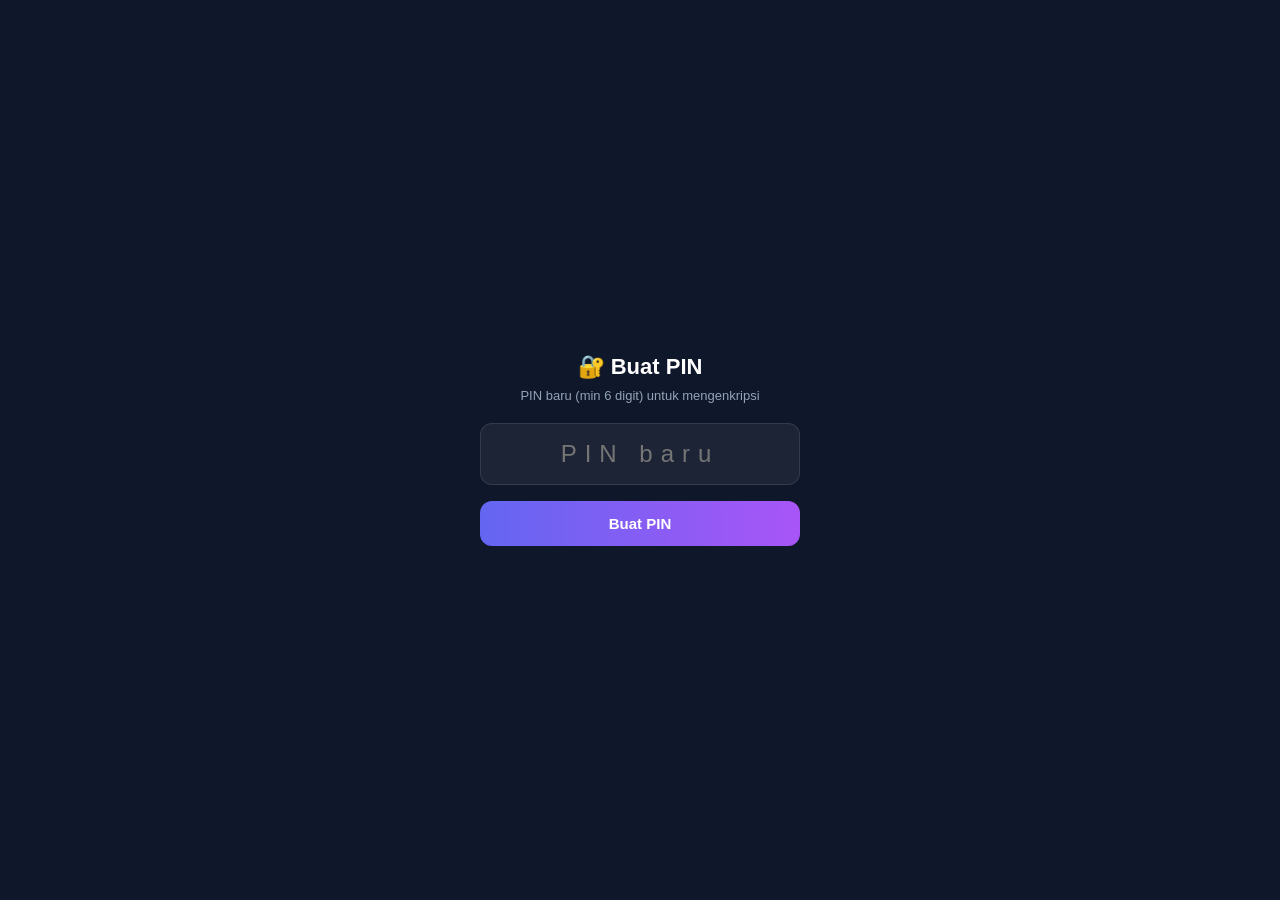
<file: app-kamera.html>
<!DOCTYPE html>
<html lang="id">
<head>
<meta charset="UTF-8">
<meta name="viewport" content="width=device-width, initial-scale=1.0, viewport-fit=cover">
<meta name="theme-color" content="#6366f1">
<meta name="referrer" content="no-referrer">
<meta http-equiv="Content-Security-Policy" content="default-src 'self'; script-src 'self' 'unsafe-inline'; style-src 'self' 'unsafe-inline'; img-src 'self' blob: data:; media-src 'self' blob:; object-src 'none'; frame-ancestors 'none';">
<link rel="manifest" href="manifest.json">
<title>📷 Kamera — Toko App</title>
<style>
  * { margin:0; padding:0; box-sizing:border-box; }
  :root { --bg:#0f172a; --text:#fff; --text-dim:#94a3b8; --border:rgba(255,255,255,.1); --primary:#6366f1; --accent:#a855f7; }
  html, body { font-family:-apple-system,sans-serif; background:var(--bg); color:var(--text); min-height:100vh; }
  .topbar { display:flex; align-items:center; gap:12px; padding:16px 20px; padding-top:calc(16px + env(safe-area-inset-top,0px)); background:rgba(15,23,42,.95); position:sticky; top:0; z-index:10; border-bottom:1px solid var(--border); }
  .back { background:rgba(255,255,255,.1); border:none; color:#fff; width:38px; height:38px; border-radius:10px; font-size:18px; cursor:pointer; }
  .topbar h1 { font-size:18px; }
  .container { padding:20px; }
  .video-wrap { position:relative; width:100%; background:#000; border-radius:16px; overflow:hidden; aspect-ratio:3/4; }
  video, canvas { width:100%; height:100%; object-fit:cover; display:block; }
  .cam-btn { margin-top:16px; width:100%; padding:16px; background:linear-gradient(90deg,var(--primary),var(--accent)); border:none; border-radius:14px; color:#fff; font-size:16px; font-weight:600; cursor:pointer; }
  .cam-btn:disabled { opacity:.5; }
  .gallery-title { margin-top:24px; font-size:14px; color:var(--text-dim); margin-bottom:12px; }
  .gallery { display:grid; grid-template-columns:repeat(3,1fr); gap:8px; }
  .gallery img { width:100%; aspect-ratio:1; object-fit:cover; border-radius:10px; cursor:pointer; }
  .empty { text-align:center; color:#64748b; padding:40px 0; font-size:14px; grid-column:1/-1; }
  .lock-screen { position:fixed; inset:0; background:var(--bg); display:flex; align-items:center; justify-content:center; z-index:9999; padding:20px; }
  .lock-screen.hidden { display:none !important; }
  .lock-box { width:100%; max-width:320px; text-align:center; }
  .lock-box h2 { font-size:22px; margin-bottom:8px; }
  .lock-box p { color:var(--text-dim); font-size:13px; margin-bottom:20px; }
  .pin-input { width:100%; padding:16px; background:rgba(255,255,255,.06); border:1px solid var(--border); border-radius:12px; color:#fff; font-size:24px; letter-spacing:8px; text-align:center; outline:none; font-family:inherit; }
  .lock-btn { margin-top:16px; width:100%; padding:14px; background:linear-gradient(90deg,var(--primary),var(--accent)); border:none; border-radius:12px; color:#fff; font-size:15px; font-weight:600; cursor:pointer; }
  .main-app { display:none; }
  .main-app.visible { display:block; }
</style>
</head>
<body>

<div id="lockScreen" class="lock-screen">
  <div class="lock-box">
    <h2 id="lockTitle">🔐 Buat PIN</h2>
    <p id="lockMsg">PIN baru (min 6 digit) untuk mengenkripsi</p>
    <input id="pinInput" class="pin-input" type="password" inputmode="numeric" maxlength="12" placeholder="PIN baru">
    <button class="lock-btn" id="unlockBtn">Buat PIN</button>
  </div>
</div>

<div id="main" class="main-app">
  <div class="topbar">
    <button class="back" onclick="location.href='index.html'">←</button>
    <h1>📷 Kamera</h1>
  </div>
  <div class="container">
    <div class="video-wrap">
      <video id="video" autoplay playsinline muted></video>
    </div>
    <button class="cam-btn" id="btnCapture" disabled>⏳ Menyiapkan kamera...</button>
    <div class="gallery-title">Galeri Foto (terenkripsi)</div>
    <div class="gallery" id="gallery"></div>
  </div>
</div>

<script src="shared/dexie.min.js"></script>
<script src="shared/ui.js"></script>
<script src="shared/crypto.js"></script>

<script>
'use strict';

const db = new Dexie('toko_app_db');
db.version(2).stores({
  notes:    '++id, date',
  photos:   '++id, date',
  meta:     'key',
  messages: '++id, date, type'
});

let cryptoKey = null;
let lockTimer = null;
let currentStream = null;
const IDLE_MS = 3 * 60 * 1000;
const HIDDEN_GRACE_MS = 30 * 1000;
const $ = (s) => document.querySelector(s);

async function hasPIN() { return !!(await db.meta.get('pin')); }
async function setupPIN(pin) {
  const salt = await CRYPTO.createSalt();
  const key = await CRYPTO.deriveKey(pin, salt);
  const verifier = await CRYPTO.makeVerifier(key);
  await db.meta.put({ key: 'pin', salt: CRYPTO.bufToB64(salt), verifier });
  return key;
}
async function verifyPIN(pin) {
  const rec = await db.meta.get('pin');
  if (!rec) return null;
  const salt = new Uint8Array(CRYPTO.b64ToBuf(rec.salt));
  const key = await CRYPTO.deriveKey(pin, salt);
  return (await CRYPTO.checkVerifier(key, rec.verifier)) ? key : null;
}

function stopCamera() {
  if (currentStream) {
    currentStream.getTracks().forEach(t => t.stop());
    currentStream = null;
  }
}

function showMainApp() {
  $('#lockScreen').classList.add('hidden');
  $('#main').classList.add('visible');
  scheduleAutoLock();
  initApp();
}
function showLockScreen(mode) {
  $('#lockScreen').classList.remove('hidden');
  $('#main').classList.remove('visible');
  const title = $('#lockTitle'), msg = $('#lockMsg'), input = $('#pinInput'), btn = $('#unlockBtn');
  if (mode === 'setup') {
    title.textContent = '🔐 Buat PIN';
    msg.textContent = 'PIN baru (min 6 digit) untuk mengenkripsi';
    input.placeholder = 'PIN baru';
    btn.textContent = 'Buat PIN';
  } else {
    title.textContent = '🔒 Terkunci';
    msg.textContent = 'Masukkan PIN untuk membuka';
    input.placeholder = '••••';
    btn.textContent = 'Buka';
  }
  input.value = '';
  setTimeout(() => input.focus(), 100);
}
function scheduleAutoLock() {
  clearTimeout(lockTimer);
  lockTimer = setTimeout(() => { cryptoKey = null; stopCamera(); showLockScreen('unlock'); }, IDLE_MS);
}

function compressImage(blob, maxDim, quality) {
  return new Promise((resolve, reject) => {
    const img = new Image();
    const url = URL.createObjectURL(blob);
    img.onload = () => {
      URL.revokeObjectURL(url);
      let { width, height } = img;
      if (width > maxDim || height > maxDim) {
        const ratio = Math.min(maxDim / width, maxDim / height);
        width = Math.round(width * ratio);
        height = Math.round(height * ratio);
      }
      const c = document.createElement('canvas');
      c.width = width; c.height = height;
      c.getContext('2d').drawImage(img, 0, 0, width, height);
      c.toBlob(b => b ? resolve(b) : reject(new Error('compress fail')), 'image/jpeg', quality);
    };
    img.onerror = reject;
    img.src = url;
  });
}

let appInit = false;
async function initApp() {
  if (appInit) return;
  appInit = true;

  const video = $('#video');
  const gallery = $('#gallery');
  const btnCapture = $('#btnCapture');
  const canvas = document.createElement('canvas');

  async function startCamera() {
    stopCamera();
    try {
      currentStream = await navigator.mediaDevices.getUserMedia({
        video: { facingMode: { ideal: 'environment' }, width: { ideal: 1920 }, height: { ideal: 1920 } },
        audio: false
      });
      video.srcObject = currentStream;
      btnCapture.disabled = false;
      btnCapture.textContent = '📸 Ambil Foto';
    } catch (err) {
      console.error(err);
      btnCapture.textContent = '❌ Kamera tidak tersedia';
      UI.toast('Kamera tidak bisa diakses', 'error');
    }
  }

  async function renderGallery() {
    if (gallery._urls) gallery._urls.forEach(u => URL.revokeObjectURL(u));
    const photos = await db.photos.orderBy('date').reverse().limit(50).toArray();
    if (!photos.length) {
      gallery.innerHTML = '<div class="empty">Belum ada foto</div>';
      gallery._urls = [];
      return;
    }
    const urls = [];
    const items = await Promise.all(photos.map(async p => {
      try {
        const blob = await CRYPTO.decryptBlob(cryptoKey, p.blob);
        const url = URL.createObjectURL(blob);
        urls.push(url);
        return `<img src="${url}" data-id="${p.id}" alt="Foto">`;
      } catch { return ''; }
    }));
    gallery.innerHTML = items.join('');
    gallery._urls = urls;
    gallery.querySelectorAll('img').forEach(img => {
      img.addEventListener('click', async () => {
        const ok = await UI.confirmDialog('Hapus foto ini?');
        if (!ok) return;
        await db.photos.delete(Number(img.dataset.id));
        UI.toast('Foto dihapus', 'success');
        renderGallery();
      });
    });
  }

  btnCapture.addEventListener('click', async () => {
    if (!video.videoWidth) return;
    btnCapture.disabled = true;
    canvas.width = video.videoWidth;
    canvas.height = video.videoHeight;
    canvas.getContext('2d').drawImage(video, 0, 0);

    canvas.toBlob(async (rawBlob) => {
      try {
        const compressed = await compressImage(rawBlob, 1600, 0.75);
        const encBlob = await CRYPTO.encryptBlob(cryptoKey, compressed);
        await db.photos.add({ blob: encBlob, date: new Date().toISOString(), size: encBlob.size });
        UI.toast('Foto tersimpan', 'success');
        renderGallery();
      } catch (e) {
        console.error(e);
        UI.toast('Gagal simpan foto', 'error');
      } finally {
        btnCapture.disabled = false;
      }
    }, 'image/jpeg', 0.85);

    const flash = document.createElement('div');
    flash.style.cssText = 'position:absolute;inset:0;background:#fff;opacity:.8;transition:opacity .3s;pointer-events:none;';
    $('.video-wrap').appendChild(flash);
    setTimeout(() => flash.style.opacity = '0', 30);
    setTimeout(() => flash.remove(), 400);
  });

  startCamera();
  renderGallery();

  window.addEventListener('beforeunload', stopCamera);
  document.addEventListener('visibilitychange', () => {
    if (document.hidden) stopCamera();
    else if (!document.hidden && cryptoKey) startCamera();
  });
}

window.addEventListener('DOMContentLoaded', async () => {
  const hasPin = await hasPIN();
  showLockScreen(hasPin ? 'unlock' : 'setup');

  $('#unlockBtn').addEventListener('click', async () => {
    const pin = $('#pinInput').value.trim();
    if (pin.length < 6) { UI.toast('PIN minimal 6 digit', 'warn'); return; }
    const isSetup = !(await hasPIN());
    if (isSetup) {
      const pin2 = await UI.promptDialog('Konfirmasi PIN:', { type: 'password', minLen: 6, placeholder: '••••••' });
      if (!pin2) return;
      if (pin !== pin2) { UI.toast('PIN tidak cocok', 'error'); return; }
      try { cryptoKey = await setupPIN(pin); UI.toast('PIN dibuat!', 'success'); showMainApp(); }
      catch (e) { console.error(e); UI.toast('Gagal buat PIN', 'error'); }
    } else {
      try {
        const key = await verifyPIN(pin);
        if (!key) { UI.toast('PIN salah', 'error'); $('#pinInput').value = ''; return; }
        cryptoKey = key;
        showMainApp();
      } catch (e) { console.error(e); UI.toast('Gagal buka', 'error'); }
    }
  });

  $('#pinInput').addEventListener('keydown', (e) => {
    if (e.key === 'Enter') $('#unlockBtn').click();
  });

  ['click', 'keydown', 'touchstart', 'pointerdown'].forEach(evt => {
    document.addEventListener(evt, () => { if (cryptoKey) scheduleAutoLock(); }, { passive: true });
  });

  document.addEventListener('visibilitychange', () => {
    if (document.hidden && cryptoKey) {
      setTimeout(() => { if (document.hidden && cryptoKey) { cryptoKey = null; stopCamera(); showLockScreen('unlock'); } }, HIDDEN_GRACE_MS);
    }
  });
});
</script>
</body>
</html>
</file>
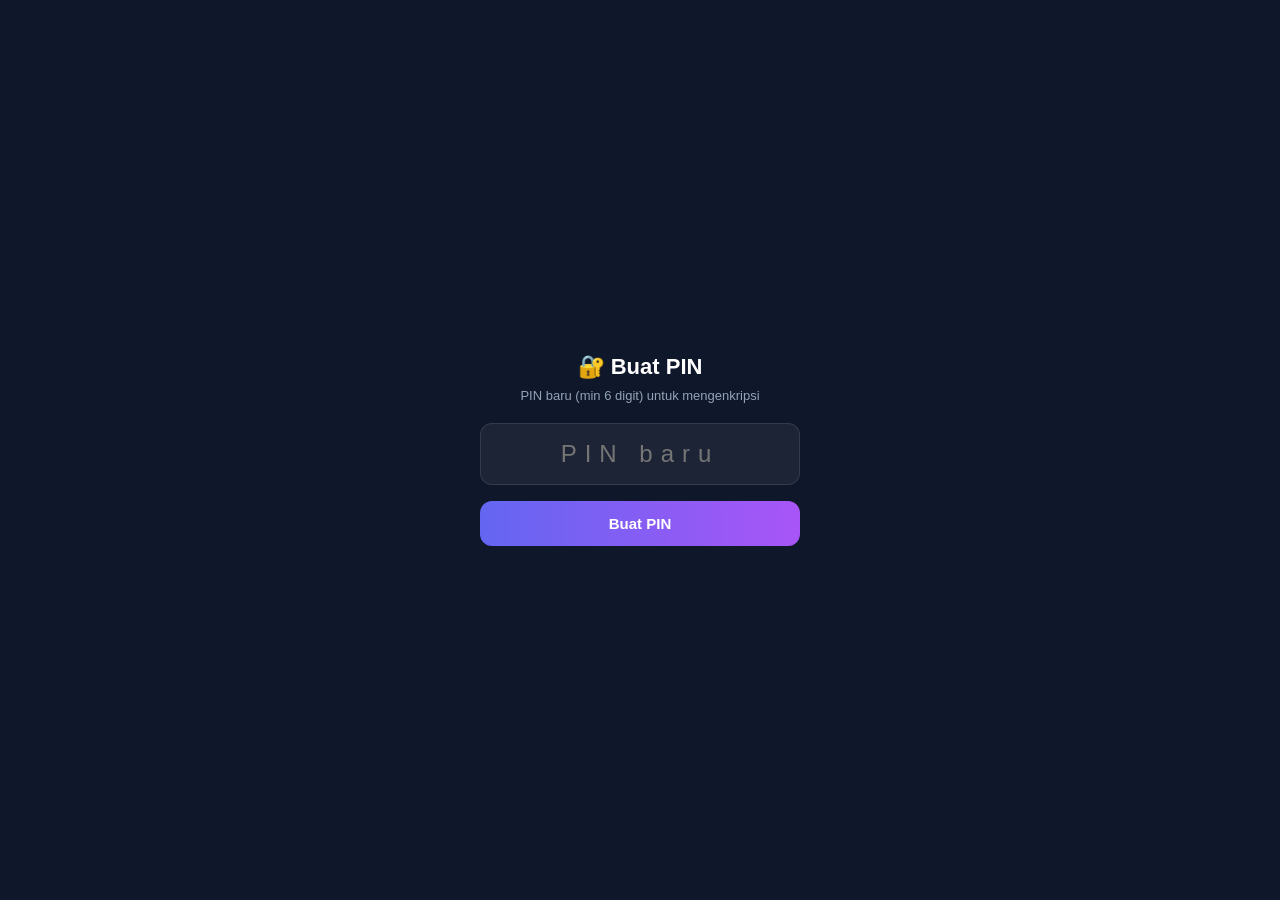
<file: app-pengaturan.html>
<!DOCTYPE html>
<html lang="id">
<head>
<meta charset="UTF-8">
<meta name="viewport" content="width=device-width, initial-scale=1.0, viewport-fit=cover">
<meta name="theme-color" content="#6366f1">
<meta name="referrer" content="no-referrer">
<meta http-equiv="Content-Security-Policy" content="default-src 'self'; script-src 'self' 'unsafe-inline'; style-src 'self' 'unsafe-inline'; img-src 'self' blob: data:; object-src 'none'; frame-ancestors 'none';">
<link rel="manifest" href="manifest.json">
<title>⚙️ Pengaturan — Toko App</title>
<style>
  * { margin:0; padding:0; box-sizing:border-box; }
  :root { --bg:#0f172a; --text:#fff; --text-dim:#94a3b8; --border:rgba(255,255,255,.1); --primary:#6366f1; --accent:#a855f7; }
  html, body { font-family:-apple-system,sans-serif; background:linear-gradient(135deg,var(--bg),#1e293b); color:var(--text); min-height:100vh; }
  .topbar { display:flex; align-items:center; gap:12px; padding:16px 20px; padding-top:calc(16px + env(safe-area-inset-top,0px)); background:rgba(15,23,42,.95); position:sticky; top:0; z-index:10; border-bottom:1px solid var(--border); }
  .back { background:rgba(255,255,255,.1); border:none; color:#fff; width:38px; height:38px; border-radius:10px; font-size:18px; cursor:pointer; }
  .topbar h1 { font-size:18px; }
  .container { padding:20px; }
  h3 { margin-bottom:12px; font-size:15px; }
  .btn { margin-top:12px; width:100%; padding:14px; background:linear-gradient(90deg,#fbbf24,#f59e0b); border:none; border-radius:12px; color:#fff; font-size:15px; font-weight:600; cursor:pointer; }
  .btn.grad1 { background:linear-gradient(90deg,#6366f1,#a855f7); }
  .btn.grad2 { background:linear-gradient(90deg,#f59e0b,#dc2626); }
  .btn.grad3 { background:linear-gradient(90deg,#10b981,#059669); }
  .btn.grad4 { background:linear-gradient(90deg,#0ea5e9,#0284c7); }
  .btn.grad5 { background:linear-gradient(90deg,#7f1d1d,#dc2626); }
  label.btn { display:block; text-align:center; }
  .info { color:#94a3b8; font-size:13px; margin-bottom:12px; }
  .footer { color:#64748b; font-size:11px; margin-top:24px; text-align:center; }
  .lock-screen { position:fixed; inset:0; background:var(--bg); display:flex; align-items:center; justify-content:center; z-index:9999; padding:20px; }
  .lock-screen.hidden { display:none !important; }
  .lock-box { width:100%; max-width:320px; text-align:center; }
  .lock-box h2 { font-size:22px; margin-bottom:8px; }
  .lock-box p { color:var(--text-dim); font-size:13px; margin-bottom:20px; }
  .pin-input { width:100%; padding:16px; background:rgba(255,255,255,.06); border:1px solid var(--border); border-radius:12px; color:#fff; font-size:24px; letter-spacing:8px; text-align:center; outline:none; font-family:inherit; }
  .lock-btn { margin-top:16px; width:100%; padding:14px; background:linear-gradient(90deg,var(--primary),var(--accent)); border:none; border-radius:12px; color:#fff; font-size:15px; font-weight:600; cursor:pointer; }
  .main-app { display:none; }
  .main-app.visible { display:block; }
</style>
</head>
<body>

<div id="lockScreen" class="lock-screen">
  <div class="lock-box">
    <h2 id="lockTitle">🔐 Buat PIN</h2>
    <p id="lockMsg">PIN baru (min 6 digit) untuk mengenkripsi</p>
    <input id="pinInput" class="pin-input" type="password" inputmode="numeric" maxlength="12" placeholder="PIN baru">
    <button class="lock-btn" id="unlockBtn">Buat PIN</button>
  </div>
</div>

<div id="main" class="main-app">
  <div class="topbar">
    <button class="back" onclick="location.href='index.html'">←</button>
    <h1>⚙️ Pengaturan</h1>
  </div>
  <div class="container">
    <h3>🔐 Keamanan</h3>
    <button class="btn grad1" id="btnChangePIN">Ganti PIN</button>
    <button class="btn grad2" id="btnLockNow">🔒 Kunci Sekarang</button>

    <h3 style="margin-top:24px;">💾 Backup (Terenkripsi)</h3>
    <p class="info">File backup dienkripsi dengan PIN Anda. Simpan di tempat aman.</p>
    <button class="btn grad3" id="btnBackup">📤 Export Backup</button>
    <label class="btn grad4">📥 Import Backup
      <input type="file" id="fileImport" accept=".tokobak" hidden>
    </label>

    <h3 style="margin-top:24px;">🗑️ Zona Bahaya</h3>
    <button class="btn grad5" id="btnWipe">Hapus Semua Data</button>

    <p class="footer">Semua data tersimpan di perangkat. Tidak ada server.</p>
  </div>
</div>

<script src="shared/dexie.min.js"></script>
<script src="shared/ui.js"></script>
<script src="shared/crypto.js"></script>

<script>
'use strict';

const db = new Dexie('toko_app_db');
db.version(2).stores({
  notes:    '++id, date',
  photos:   '++id, date',
  meta:     'key',
  messages: '++id, date, type'
});

let cryptoKey = null;
let lockTimer = null;
const IDLE_MS = 3 * 60 * 1000;
const HIDDEN_GRACE_MS = 30 * 1000;
const $ = (s) => document.querySelector(s);

async function hasPIN() { return !!(await db.meta.get('pin')); }
async function setupPIN(pin) {
  const salt = await CRYPTO.createSalt();
  const key = await CRYPTO.deriveKey(pin, salt);
  const verifier = await CRYPTO.makeVerifier(key);
  await db.meta.put({ key: 'pin', salt: CRYPTO.bufToB64(salt), verifier });
  return key;
}
async function verifyPIN(pin) {
  const rec = await db.meta.get('pin');
  if (!rec) return null;
  const salt = new Uint8Array(CRYPTO.b64ToBuf(rec.salt));
  const key = await CRYPTO.deriveKey(pin, salt);
  return (await CRYPTO.checkVerifier(key, rec.verifier)) ? key : null;
}

function showMainApp() {
  $('#lockScreen').classList.add('hidden');
  $('#main').classList.add('visible');
  scheduleAutoLock();
  initApp();
}
function showLockScreen(mode) {
  $('#lockScreen').classList.remove('hidden');
  $('#main').classList.remove('visible');
  const title = $('#lockTitle'), msg = $('#lockMsg'), input = $('#pinInput'), btn = $('#unlockBtn');
  if (mode === 'setup') {
    title.textContent = '🔐 Buat PIN';
    msg.textContent = 'PIN baru (min 6 digit) untuk mengenkripsi';
    input.placeholder = 'PIN baru';
    btn.textContent = 'Buat PIN';
  } else {
    title.textContent = '🔒 Terkunci';
    msg.textContent = 'Masukkan PIN untuk membuka';
    input.placeholder = '••••';
    btn.textContent = 'Buka';
  }
  input.value = '';
  setTimeout(() => input.focus(), 100);
}
function scheduleAutoLock() {
  clearTimeout(lockTimer);
  lockTimer = setTimeout(() => { cryptoKey = null; showLockScreen('unlock'); }, IDLE_MS);
}

let appInit = false;
async function initApp() {
  if (appInit) return;
  appInit = true;

  $('#btnLockNow').addEventListener('click', () => { cryptoKey = null; showLockScreen('unlock'); });

  $('#btnChangePIN').addEventListener('click', async () => {
    const oldPin = await UI.promptDialog('PIN lama:', { type: 'password', minLen: 6, placeholder: '••••••' });
    if (!oldPin) return;
    const rec = await db.meta.get('pin');
    if (!rec) return;
    const salt = new Uint8Array(CRYPTO.b64ToBuf(rec.salt));
    const oldKey = await CRYPTO.deriveKey(oldPin, salt);
    const ok = await CRYPTO.checkVerifier(oldKey, rec.verifier);
    if (!ok) { UI.toast('PIN lama salah', 'error'); return; }

    const newPin = await UI.promptDialog('PIN baru (min 6 digit):', { type: 'password', minLen: 6, placeholder: '••••••' });
    if (!newPin) return;
    const confirmPin = await UI.promptDialog('Konfirmasi PIN baru:', { type: 'password', minLen: 6, placeholder: '••••••' });
    if (newPin !== confirmPin) { UI.toast('PIN tidak cocok', 'error'); return; }

    try {
      const newSalt = await CRYPTO.createSalt();
      const newKey = await CRYPTO.deriveKey(newPin, newSalt);
      const verifier = await CRYPTO.makeVerifier(newKey);

      const notes = await db.notes.toArray();
      for (const n of notes) {
        const text = await CRYPTO.decrypt(oldKey, n.cipher);
        n.cipher = await CRYPTO.encrypt(newKey, text);
        await db.notes.put(n);
      }
      const photos = await db.photos.toArray();
      for (const p of photos) {
        const blob = await CRYPTO.decryptBlob(oldKey, p.blob);
        p.blob = await CRYPTO.encryptBlob(newKey, blob);
        await db.photos.put(p);
      }
      const messages = await db.messages.toArray();
      for (const m of messages) {
        const text = await CRYPTO.decrypt(oldKey, m.cipher);
        m.cipher = await CRYPTO.encrypt(newKey, text);
        if (m.blob) {
          const blob = await CRYPTO.decryptBlob(oldKey, m.blob);
          m.blob = await CRYPTO.encryptBlob(newKey, blob);
        }
        await db.messages.put(m);
      }

      await db.meta.put({ key: 'pin', salt: CRYPTO.bufToB64(newSalt), verifier });
      cryptoKey = newKey;
      UI.toast('PIN berhasil diubah', 'success');
    } catch (e) { console.error(e); UI.toast('Gagal ubah PIN', 'error'); }
  });

  $('#btnBackup').addEventListener('click', async () => {
    try {
      const notes = await db.notes.toArray();
      const rawPhotos = await db.photos.toArray();
      const photos = await Promise.all(rawPhotos.map(async p => ({
        date: p.date, data: CRYPTO.bufToB64(await p.blob.arrayBuffer())
      })));
      const rawMsgs = await db.messages.toArray();
      const messages = await Promise.all(rawMsgs.map(async m => {
        const obj = { date: m.date, type: m.type, cipher: m.cipher, from: m.from };
        if (m.blob) obj.blobData = CRYPTO.bufToB64(await m.blob.arrayBuffer());
        return obj;
      }));
      const meta = await db.meta.toArray();

      const payload = { v: 1, exportedAt: new Date().toISOString(), meta, notes, photos, messages };
      const cipher = await CRYPTO.encrypt(cryptoKey, JSON.stringify(payload));
      const blob = new Blob([cipher], { type: 'application/octet-stream' });
      UI.downloadFile('tokoapp-backup-' + Date.now() + '.tokobak', blob);
      UI.toast('Backup terunduh', 'success');
    } catch (e) { console.error(e); UI.toast('Gagal backup', 'error'); }
  });

  $('#fileImport').addEventListener('change', async (e) => {
    const file = e.target.files[0];
    if (!file) return;
    try {
      const cipher = await file.text();
      const json = await CRYPTO.decrypt(cryptoKey, cipher);
      const payload = JSON.parse(json);

      const ok = await UI.confirmDialog('Import akan MENGGANTI semua data. Lanjut?');
      if (!ok) { e.target.value = ''; return; }

      await db.transaction('rw', db.notes, db.photos, db.meta, db.messages, async () => {
        await db.notes.clear();
        await db.photos.clear();
        await db.meta.clear();
        await db.messages.clear();

        for (const n of payload.notes) await db.notes.add(n);
        for (const p of payload.photos) {
          const bin = CRYPTO.b64ToBuf(p.data);
          await db.photos.add({ blob: new Blob([bin]), date: p.date });
        }
        if (payload.messages) {
          for (const m of payload.messages) {
            const rec = { date: m.date, type: m.type, cipher: m.cipher, from: m.from };
            if (m.blobData) {
              const bin = CRYPTO.b64ToBuf(m.blobData);
              rec.blob = new Blob([bin], { type: 'application/octet-stream' });
            }
            await db.messages.add(rec);
          }
        }
        for (const m of payload.meta) await db.meta.put(m);
      });

      UI.toast('Import berhasil', 'success');
      setTimeout(() => location.reload(), 1200);
    } catch (err) {
      console.error(err);
      UI.toast('File tidak valid atau PIN salah', 'error');
    } finally {
      e.target.value = '';
    }
  });

  $('#btnWipe').addEventListener('click', async () => {
    const ok = await UI.confirmDialog('HAPUS SEMUA DATA? Tidak bisa dibatalkan.');
    if (!ok) return;
    await db.delete();
    localStorage.clear();
    if ('caches' in window) {
      const keys = await caches.keys();
      await Promise.all(keys.map(k => caches.delete(k)));
    }
    UI.toast('Data dihapus', 'success');
    setTimeout(() => location.reload(), 1000);
  });
}

window.addEventListener('DOMContentLoaded', async () => {
  const hasPin = await hasPIN();
  showLockScreen(hasPin ? 'unlock' : 'setup');

  $('#unlockBtn').addEventListener('click', async () => {
    const pin = $('#pinInput').value.trim();
    if (pin.length < 6) { UI.toast('PIN minimal 6 digit', 'warn'); return; }
    const isSetup = !(await hasPIN());
    if (isSetup) {
      const pin2 = await UI.promptDialog('Konfirmasi PIN:', { type: 'password', minLen: 6, placeholder: '••••••' });
      if (!pin2) return;
      if (pin !== pin2) { UI.toast('PIN tidak cocok', 'error'); return; }
      try { cryptoKey = await setupPIN(pin); UI.toast('PIN dibuat!', 'success'); showMainApp(); }
      catch (e) { console.error(e); UI.toast('Gagal buat PIN', 'error'); }
    } else {
      try {
        const key = await verifyPIN(pin);
        if (!key) { UI.toast('PIN salah', 'error'); $('#pinInput').value = ''; return; }
        cryptoKey = key;
        showMainApp();
      } catch (e) { console.error(e); UI.toast('Gagal buka', 'error'); }
    }
  });

  $('#pinInput').addEventListener('keydown', (e) => {
    if (e.key === 'Enter') $('#unlockBtn').click();
  });

  ['click', 'keydown', 'touchstart', 'pointerdown'].forEach(evt => {
    document.addEventListener(evt, () => { if (cryptoKey) scheduleAutoLock(); }, { passive: true });
  });

  document.addEventListener('visibilitychange', () => {
    if (document.hidden && cryptoKey) {
      setTimeout(() => { if (document.hidden && cryptoKey) { cryptoKey = null; showLockScreen('unlock'); } }, HIDDEN_GRACE_MS);
    }
  });
});
</script>
</body>
</html>
</file>
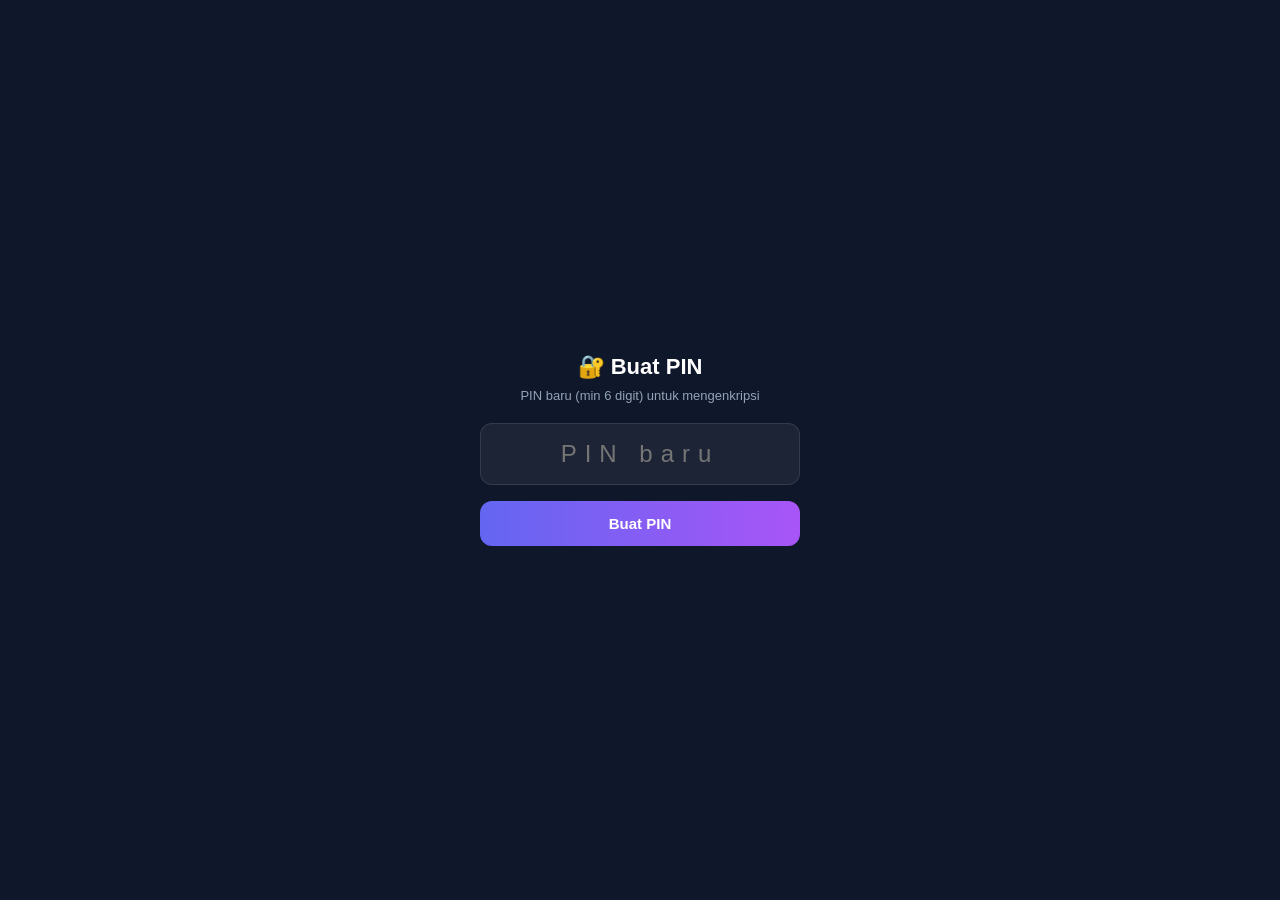
<file: app-pesan.html>
<!DOCTYPE html>
<html lang="id">
<head>
<meta charset="UTF-8">
<meta name="viewport" content="width=device-width, initial-scale=1.0, viewport-fit=cover">
<meta name="theme-color" content="#6366f1">
<meta name="referrer" content="no-referrer">
<meta http-equiv="Content-Security-Policy" content="default-src 'self'; script-src 'self' 'unsafe-inline' https://unpkg.com; style-src 'self' 'unsafe-inline'; img-src 'self' blob: data:; media-src 'self' blob:; connect-src 'self' wss://0.peerjs.com https://0.peerjs.com; object-src 'none'; frame-ancestors 'none';">
<link rel="manifest" href="manifest.json">
<title>💬 Pesan — Toko App</title>
<style>
  * { margin:0; padding:0; box-sizing:border-box; }
  :root { --bg:#0f172a; --bg-2:#1e293b; --text:#fff; --text-dim:#94a3b8; --border:rgba(255,255,255,.1); --primary:#6366f1; --accent:#a855f7; }
  html, body { font-family:-apple-system,sans-serif; background:var(--bg); color:var(--text); height:100vh; overflow:hidden; }

  /* Lock Screen */
  .lock-screen { position:fixed; inset:0; background:var(--bg); display:flex; align-items:center; justify-content:center; z-index:9999; padding:20px; }
  .lock-screen.hidden { display:none !important; }
  .lock-box { width:100%; max-width:320px; text-align:center; }
  .lock-box h2 { font-size:22px; margin-bottom:8px; }
  .lock-box p { color:var(--text-dim); font-size:13px; margin-bottom:20px; }
  .pin-input { width:100%; padding:16px; background:rgba(255,255,255,.06); border:1px solid var(--border); border-radius:12px; color:#fff; font-size:24px; letter-spacing:8px; text-align:center; outline:none; font-family:inherit; }
  .lock-btn { margin-top:16px; width:100%; padding:14px; background:linear-gradient(90deg,var(--primary),var(--accent)); border:none; border-radius:12px; color:#fff; font-size:15px; font-weight:600; cursor:pointer; }

  /* Main */
  .main-app { display:none; flex-direction:column; height:100vh; }
  .main-app.visible { display:flex; }
  .chat-page { display:flex; flex-direction:column; flex:1; min-height:0; }

  .chat-header { display:flex; align-items:center; gap:12px; padding:12px 16px; padding-top:calc(12px + env(safe-area-inset-top,0px)); background:rgba(15,23,42,.95); backdrop-filter:blur(10px); border-bottom:1px solid var(--border); flex-shrink:0; }
  .back-btn { background:rgba(255,255,255,.1); border:none; color:#fff; width:38px; height:38px; border-radius:10px; font-size:18px; cursor:pointer; }
  .contact-info { flex:1; display:flex; align-items:center; gap:10px; min-width:0; }
  .contact-avatar { width:42px; height:42px; border-radius:50%; background:linear-gradient(135deg,var(--primary),var(--accent)); display:flex; align-items:center; justify-content:center; font-size:20px; flex-shrink:0; }
  .contact-meta { min-width:0; }
  .contact-name { font-size:15px; font-weight:600; white-space:nowrap; overflow:hidden; text-overflow:ellipsis; }
  .contact-status { font-size:11px; color:var(--text-dim); }
  .header-btn { background:rgba(255,255,255,.1); border:none; color:#fff; width:42px; height:42px; border-radius:50%; font-size:18px; cursor:pointer; display:flex; align-items:center; justify-content:center; }

  .messages { flex:1; overflow-y:auto; padding:16px; display:flex; flex-direction:column; gap:8px; background:radial-gradient(circle at 50% 0%,rgba(99,102,241,.08),transparent 70%),var(--bg); scroll-behavior:smooth; -webkit-overflow-scrolling:touch; min-height:0; }

  .msg { max-width:78%; padding:10px 14px; border-radius:16px; font-size:15px; line-height:1.4; word-wrap:break-word; animation:msgIn .2s ease-out; }
  @keyframes msgIn { from{opacity:0;transform:translateY(6px);} to{opacity:1;transform:none;} }
  .msg.me { align-self:flex-end; background:var(--primary); border-bottom-right-radius:4px; color:#fff; }
  .msg.them { align-self:flex-start; background:#334155; border-bottom-left-radius:4px; color:#fff; }
  .msg-time { font-size:10px; opacity:.6; margin-top:4px; display:block; text-align:right; }
  .msg-emoji { font-size:48px; line-height:1.1; padding:4px 8px; background:transparent !important; }
  .msg-sticker { font-size:72px; line-height:1; padding:0; background:transparent !important; }
  .msg-voice { display:flex; align-items:center; gap:8px; min-width:180px; }
  .voice-play { width:36px; height:36px; border-radius:50%; background:rgba(255,255,255,.15); border:none; color:#fff; font-size:14px; cursor:pointer; display:flex; align-items:center; justify-content:center; flex-shrink:0; }
  .voice-play.playing { background:#fff; color:var(--primary); }
  .voice-wave { flex:1; height:24px; display:flex; align-items:center; gap:2px; }
  .voice-wave span { width:3px; background:rgba(255,255,255,.6); border-radius:2px; }
  .voice-duration { font-size:11px; opacity:.8; flex-shrink:0; }

  .empty-chat { text-align:center; color:var(--text-dim); margin:auto; font-size:14px; padding:40px 20px; }
  .empty-chat .big { font-size:64px; display:block; margin-bottom:12px; }

  .input-area { display:flex; align-items:flex-end; gap:8px; padding:10px 12px; padding-bottom:calc(10px + env(safe-area-inset-bottom,0px)); background:rgba(15,23,42,.95); backdrop-filter:blur(10px); border-top:1px solid var(--border); flex-shrink:0; position:relative; }
  .input-btn { width:42px; height:42px; border-radius:50%; background:rgba(255,255,255,.1); border:none; color:#fff; font-size:18px; cursor:pointer; flex-shrink:0; display:flex; align-items:center; justify-content:center; }
  .input-btn.record { background:linear-gradient(135deg,#dc2626,#f59e0b); }
  .input-btn.record.recording { animation:pulse 1.2s infinite; }
  @keyframes pulse { 0%,100%{box-shadow:0 0 0 0 rgba(220,38,38,.6);} 50%{box-shadow:0 0 0 12px rgba(220,38,38,0);} }
  .input-btn.send { background:linear-gradient(135deg,var(--primary),var(--accent)); }
  .chat-input { flex:1; background:rgba(255,255,255,.08); border:1px solid var(--border); border-radius:22px; padding:10px 16px; color:#fff; font-size:15px; font-family:inherit; outline:none; resize:none; max-height:120px; min-height:42px; line-height:1.4; }
  .chat-input::placeholder { color:#64748b; }

  .emoji-picker { position:absolute; bottom:100%; left:0; right:0; background:var(--bg-2); border-top:1px solid var(--border); max-height:320px; overflow-y:auto; padding:12px; display:none; z-index:20; }
  .emoji-picker.show { display:block; }
  .emoji-tabs { display:flex; gap:6px; margin-bottom:10px; overflow-x:auto; padding-bottom:6px; }
  .emoji-tab { padding:6px 12px; background:rgba(255,255,255,.06); border:1px solid var(--border); border-radius:16px; color:#fff; font-size:13px; cursor:pointer; white-space:nowrap; font-family:inherit; }
  .emoji-tab.active { background:linear-gradient(135deg,var(--primary),var(--accent)); border:none; }
  .emoji-grid { display:grid; grid-template-columns:repeat(8,1fr); gap:4px; }
  .emoji-item { aspect-ratio:1; background:transparent; border:none; font-size:24px; cursor:pointer; border-radius:8px; display:flex; align-items:center; justify-content:center; }
  .emoji-item.sticker { font-size:42px; }

  .recording-bar { display:flex; align-items:center; gap:10px; padding:12px 16px; background:rgba(220,38,38,.15); border-top:1px solid rgba(220,38,38,.4); color:#fca5a5; font-size:14px; }
  .recording-bar[hidden] { display:none; }
  .rec-dot { width:10px; height:10px; background:#dc2626; border-radius:50%; animation:blink 1s infinite; }
  @keyframes blink { 50%{opacity:.3;} }

  .call-modal { position:fixed; inset:0; background:linear-gradient(135deg,#0f172a,#1e293b); z-index:10000; display:flex; flex-direction:column; align-items:center; justify-content:space-between; padding:60px 20px; }
  .call-modal[hidden] { display:none; }
  .call-avatar { width:130px; height:130px; border-radius:50%; background:linear-gradient(135deg,var(--primary),var(--accent)); display:flex; align-items:center; justify-content:center; font-size:60px; animation:callPulse 2s infinite; }
  @keyframes callPulse { 0%{box-shadow:0 0 0 0 rgba(99,102,241,.7);} 70%{box-shadow:0 0 0 30px rgba(99,102,241,0);} 100%{box-shadow:0 0 0 0 rgba(99,102,241,0);} }
  .call-name { font-size:24px; font-weight:600; margin-top:20px; }
  .call-status { color:var(--text-dim); font-size:14px; margin-top:6px; }
  .call-actions { display:flex; gap:40px; }
  .call-btn { width:68px; height:68px; border-radius:50%; border:none; color:#fff; font-size:26px; cursor:pointer; display:flex; align-items:center; justify-content:center; }
  .call-btn.end { background:#dc2626; }
  .call-btn.mute { background:rgba(255,255,255,.15); }
  .call-btn.mute.active { background:#f59e0b; }
</style>
</head>
<body>

<!-- LOCK -->
<div id="lockScreen" class="lock-screen">
  <div class="lock-box">
    <h2 id="lockTitle">🔐 Buat PIN</h2>
    <p id="lockMsg">PIN baru (min 6 digit) untuk mengenkripsi</p>
    <input id="pinInput" class="pin-input" type="password" inputmode="numeric" maxlength="12" placeholder="PIN baru">
    <button class="lock-btn" id="unlockBtn">Buat PIN</button>
  </div>
</div>

<!-- MAIN -->
<div id="main" class="main-app">
  <div class="chat-page">
    <div class="chat-header">
      <button class="back-btn" onclick="location.href='index.html'">←</button>
      <div class="contact-info">
        <div class="contact-avatar">👤</div>
        <div class="contact-meta">
          <div class="contact-name" id="contactName">Kontak</div>
          <div class="contact-status" id="contactStatus">online</div>
        </div>
      </div>
      <button class="header-btn" id="btnCall">📞</button>
    </div>

    <div class="messages" id="messages"></div>

    <div class="recording-bar" id="recordingBar" hidden>
      <div class="rec-dot"></div>
      <span id="recTime">0:00</span>
      <span style="margin-left:auto;font-size:12px;">Rekam suara...</span>
    </div>

    <div class="input-area">
      <button class="input-btn" id="btnEmoji">😊</button>
      <textarea class="chat-input" id="chatInput" placeholder="Ketik pesan..." rows="1"></textarea>
      <button class="input-btn record" id="btnMic">🎤</button>
      <button class="input-btn send" id="btnSend">➤</button>

      <div class="emoji-picker" id="emojiPicker">
        <div class="emoji-tabs" id="emojiTabs"></div>
        <div class="emoji-grid" id="emojiGrid"></div>
      </div>
    </div>
  </div>
</div>

<!-- CALL MODAL -->
<div id="callModal" class="call-modal" hidden>
  <div style="text-align:center;">
    <div class="call-avatar">👤</div>
    <div class="call-name" id="callName">Kontak</div>
    <div class="call-status" id="callStatus">Memanggil...</div>
  </div>
  <div class="call-actions">
    <button class="call-btn mute" id="btnMute">🎤</button>
    <button class="call-btn end" id="btnEndCall">📵</button>
  </div>
</div>

<script src="shared/dexie.min.js"></script>
<script src="shared/ui.js"></script>
<script src="shared/crypto.js"></script>

<script>
'use strict';

// ============================================================
//  EMOJI DATA
// ============================================================
const EMOJI_DATA = {
  smileys: ['😀','😃','😄','😁','😆','😅','🤣','😂','🙂','🙃','😉','😊','😇','🥰','😍','🤩','😘','😗','😚','😙','🥲','😋','😛','😜','🤪','😝','🤑','🤗','🤭','🤫','🤔','🤐','🤨','😐','😑','😶','😏','😒','🙄','😬','🤥','😌','😔','😪','🤤','😴','😷','🤒','🤕','🤢','🤮','🤧','🥵','🥶','🥴','😵','🤯','🤠','🥳','😎','🤓','🧐','😕','😟','🙁','☹️','😮','😯','😲','😳','🥺','😦','😧','😨','😰','😥','😢','😭','😱','😖','😣','😞','😓','😩','😫','🥱','😤','😡','😠','🤬','😈','👿','💀','🤡','👻','👽','🤖'],
  gestures: ['👋','🤚','🖐️','✋','🖖','👌','🤌','🤏','✌️','🤞','🤟','🤘','🤙','👈','👉','👆','👇','☝️','👍','👎','✊','👊','🤛','🤜','👏','🙌','👐','🤲','🤝','🙏','✍️','💅','🤳','💪','🦵','🦶','👂','👃','🧠','👀','👁️','👄','💋'],
  hearts: ['❤️','🧡','💛','💚','💙','💜','🖤','🤍','🤎','💔','❣️','💕','💞','💓','💗','💖','💘','💝','💟','♥️','💌','💋','😻','💐','🌹','🥀','🌺','🌷','🌼','🌸'],
  animals: ['🐶','🐱','🐭','🐹','🐰','🦊','🐻','🐼','🐨','🐯','🦁','🐮','🐷','🐸','🐵','🙈','🙉','🙊','🐒','🐔','🐧','🐦','🐤','🦆','🦅','🦉','🐺','🐗','🐴','🦄','🐝','🐛','🦋','🐌','🐞','🐜','🐢','🐍','🦎','🐙','🦑','🦐','🐡','🐠','🐟','🐬','🐳','🦈','🐊','🐅','🐘','🦒','🦓','🐕','🐈'],
  food: ['🍎','🍐','🍊','🍋','🍌','🍉','🍇','🍓','🫐','🍒','🍑','🥭','🍍','🥥','🥝','🍅','🥑','🥦','🌽','🥕','🥔','🍠','🥐','🍞','🥖','🧀','🥚','🍳','🥞','🥓','🥩','🍗','🍔','🍟','🍕','🌭','🥪','🌮','🌯','🥗','🍝','🍜','🍲','🍛','🍣','🍱','🍙','🍚','🍦','🍰','🎂','🍮','🍭','🍬','🍫','🍿','🍩','🍪','🍯','☕','🍵','🥤','🧋','🍺','🍻','🥂','🍷','🍸'],
  activities: ['⚽','🏀','🏈','⚾','🎾','🏐','🏉','🎱','🏓','🏸','🏒','🏏','⛳','🏹','🎣','🥊','🥋','🎽','🛹','⛸️','🎿','🏂','🏋️','🤸','🧘','🏄','🏊','🚴','🏆','🥇','🥈','🥉','🏅','🎫','🎪','🎭','🎨','🎬','🎤','🎧','🎼','🎹','🥁','🎷','🎺','🎸','🎻','🎲','🎯','🎳','🎮','🎰','🧩'],
  objects: ['⌚','📱','📲','💻','⌨️','🖥️','🖨️','🖱️','💽','💾','💿','📀','📷','📸','📹','🎥','📞','☎️','📟','📺','📻','🎙️','⏱️','⏰','⌛','⏳','📡','🔋','🔌','💡','🔦','🕯️','💰','💳','💎','🔧','🔨','🔩','⚙️','🔫','💣','🧨','🪓','🔪','⚔️','🛡️','🔮','💊','💉','🧬','🦠','🧪','🌡️','🔑','🗝️','🚪','🛋️','🛏️','🧸','🖼️','🛍️','🛒','🎁','🎈','🎀','🎊','🎉','✉️','📧','📦','📮','📜','📃','📄','📊','📈','📉','📅','🗑️','📋','📁','📂','📰','📓','📕','📗','📘','📙','📚','📖','🔖','📎','📐','📏','🧮','📌','📍','✂️','✏️','🔍','🔒','🔓'],
  symbols: ['❤️','💯','⚛️','☢️','☣️','📴','📳','❌','⭕','🛑','⛔','📛','🚫','💢','♨️','🚷','🚯','🔞','📵','🚭','❗','❓','‼️','⚠️','🔱','♻️','✅','🈯','💹','❇️','✳️','❎','🌐','💠','🌀','💤','♿','🅿️','🎦','📶','ℹ️','🔤','🔠','🆖','🆗','🆙','🆒','🆕','🆓','🔢','#️⃣','*️⃣','▶️','⏸️','⏹️','⏩','⏪','⏫','⏬','➡️','⬅️','⬆️','⬇️','🔀','🔁','🔂','🔄','🎵','🎶','➕','➖','➗','✖️','♾️','💲','💱','©️','®️','✔️','☑️','🔘','🔴','🟠','🟡','🟢','🔵','🟣','⚫','⚪','🟤','🔺','🔻','🔸','🔹','🔶','🔷','🔳','🔲','⬛','⬜','🔈','🔇','🔉','🔊','🔔','🔕','📣','📢','💬','💭','🗯️','🕐','🕑','🕒','🕓','🕔','🕕','🕖','🕗','🕘','🕙','🕚','🕛'],
  flags: ['🏁','🚩','🎌','🏴','🏳️','🏳️‍🌈','🏴‍☠️','🇮🇩','🇲🇾','🇸🇬','🇹🇭','🇻🇳','🇵🇭','🇺🇸','🇬🇧','🇯🇵','🇰🇷','🇨🇳','🇮🇳','🇦🇺','🇨🇦','🇩🇪','🇫🇷','🇮🇹','🇪🇸','🇧🇷','🇲🇽','🇳🇱','🇸🇦','🇦🇪','🇪🇬','🇹🇷','🇷🇺','🇿🇦','🇳🇬','🇰🇪','🇦🇷','🇨🇱','🇵🇪']
};

const STICKERS = ['❤️','😍','😂','🤣','👍','🙏','🎉','🔥','💯','✨','😎','🥳','😭','🤔','👏','💪','🌟','🎁','🍕','☕','🐶','🐱','🌈','⚡','💎','🎵','🍀','🌺','🦋','👑'];

const EMOJI_TABS = [
  { id: 'smileys', label: '😀' },
  { id: 'gestures', label: '👋' },
  { id: 'hearts', label: '❤️' },
  { id: 'animals', label: '🐶' },
  { id: 'food', label: '🍕' },
  { id: 'activities', label: '⚽' },
  { id: 'objects', label: '📱' },
  { id: 'symbols', label: '💯' },
  { id: 'flags', label: '🏁' },
  { id: 'stickers', label: '🎨' }
];

// ============================================================
//  STATE
// ============================================================
const db = new Dexie('toko_app_db');
db.version(2).stores({
  notes:    '++id, date',
  photos:   '++id, date',
  meta:     'key',
  messages: '++id, date, type'
});

let cryptoKey = null;
let lockTimer = null;
let currentStream = null;
let mediaRecorder = null;
let recordedChunks = [];
let recording = false;
let recInterval = null;
let recSeconds = 0;
let peer = null;
let activeCall = null;
let remoteAudio = null;
let isMuted = false;
let emojiTab = 'smileys';
const IDLE_MS = 3 * 60 * 1000;
const HIDDEN_GRACE_MS = 30 * 1000;

const $ = (s) => document.querySelector(s);

// ============================================================
//  AUTH
// ============================================================
async function hasPIN() { return !!(await db.meta.get('pin')); }
async function setupPIN(pin) {
  const salt = await CRYPTO.createSalt();
  const key = await CRYPTO.deriveKey(pin, salt);
  const verifier = await CRYPTO.makeVerifier(key);
  await db.meta.put({ key: 'pin', salt: CRYPTO.bufToB64(salt), verifier });
  return key;
}
async function verifyPIN(pin) {
  const rec = await db.meta.get('pin');
  if (!rec) return null;
  const salt = new Uint8Array(CRYPTO.b64ToBuf(rec.salt));
  const key = await CRYPTO.deriveKey(pin, salt);
  return (await CRYPTO.checkVerifier(key, rec.verifier)) ? key : null;
}

function showMainApp() {
  $('#lockScreen').classList.add('hidden');
  $('#main').classList.add('visible');
  scheduleAutoLock();
  initApp();
}
function showLockScreen(mode) {
  $('#lockScreen').classList.remove('hidden');
  $('#main').classList.remove('visible');
  const title = $('#lockTitle'), msg = $('#lockMsg'), input = $('#pinInput'), btn = $('#unlockBtn');
  if (mode === 'setup') {
    title.textContent = '🔐 Buat PIN';
    msg.textContent = 'PIN baru (min 6 digit) untuk mengenkripsi';
    input.placeholder = 'PIN baru';
    btn.textContent = 'Buat PIN';
  } else {
    title.textContent = '🔒 Terkunci';
    msg.textContent = 'Masukkan PIN untuk membuka';
    input.placeholder = '••••';
    btn.textContent = 'Buka';
  }
  input.value = '';
  setTimeout(() => input.focus(), 100);
}
function scheduleAutoLock() {
  clearTimeout(lockTimer);
  lockTimer = setTimeout(() => {
    cryptoKey = null;
    stopCamera();
    closeCall();
    showLockScreen('unlock');
  }, IDLE_MS);
}

// ============================================================
//  HELPERS
// ============================================================
function formatTime(iso) {
  return new Date(iso).toLocaleTimeString('id-ID', { hour: '2-digit', minute: '2-digit' });
}
function formatDuration(sec) {
  const m = Math.floor(sec / 60);
  const s = Math.floor(sec % 60);
  return m + ':' + s.toString().padStart(2, '0');
}
function stopCamera() {
  if (currentStream) {
    currentStream.getTracks().forEach(t => t.stop());
    currentStream = null;
  }
}
function closeCall() {
  if (activeCall) {
    try { activeCall.close(); } catch {}
    activeCall = null;
  }
  stopCamera();
  if (remoteAudio) {
    try { remoteAudio.pause(); remoteAudio.srcObject = null; } catch {}
    remoteAudio = null;
  }
  isMuted = false;
  $('#callModal').hidden = true;
}
function stopRecordingInternal() {
  if (mediaRecorder && mediaRecorder.state !== 'inactive') {
    try { mediaRecorder.stop(); } catch {}
  }
  recording = false;
  clearInterval(recInterval);
}

// ============================================================
//  PEERJS
// ============================================================
function loadPeerJS() {
  return new Promise((resolve, reject) => {
    if (window.Peer) return resolve();
    const s = document.createElement('script');
    s.src = 'https://unpkg.com/peerjs@1.5.2/dist/peerjs.min.js';
    s.onload = resolve;
    s.onerror = () => reject(new Error('PeerJS load failed'));
    document.head.appendChild(s);
  });
}

let roomId = localStorage.getItem('chatRoomId');
if (!roomId) {
  roomId = 'room_' + Math.random().toString(36).substring(2, 10);
  localStorage.setItem('chatRoomId', roomId);
}
const PEER_ID = 'tokoapp_' + roomId;

function initPeer() {
  if (peer || !window.Peer) return;
  peer = new Peer(PEER_ID, { debug: 0 });
  peer.on('open', (id) => {
    $('#contactStatus').textContent = 'ID: ' + id.slice(-6);
  });
  peer.on('call', async (call) => {
    const ok = await UI.confirmDialog('Panggilan dari ' + call.peer.slice(-6) + '. Terima?');
    if (ok) {
      try {
        const stream = await navigator.mediaDevices.getUserMedia({ audio: true });
        currentStream = stream;
        call.answer(stream);
        activeCall = call;
        showCallModal(call.peer.slice(-6), 'Terhubung');
        setupCallEvents(call);
      } catch (err) {
        UI.toast('Tidak bisa akses mikrofon', 'error');
        call.close();
      }
    } else {
      call.close();
    }
  });
  peer.on('error', (err) => {
    if (err.type === 'peer-unavailable') UI.toast('Kontak tidak tersedia', 'error');
    closeCall();
  });
}
function setupCallEvents(call) {
  call.on('stream', (rs) => {
    if (!remoteAudio) { remoteAudio = new Audio(); remoteAudio.autoplay = true; }
    remoteAudio.srcObject = rs;
    remoteAudio.play().catch(() => {});
    $('#callStatus').textContent = 'Terhubung';
  });
  call.on('close', closeCall);
  call.on('error', closeCall);
}
function showCallModal(name, status) {
  $('#callName').textContent = name;
  $('#callStatus').textContent = status;
  $('#callModal').hidden = false;
}
async function startCall() {
  try { await loadPeerJS(); } catch { UI.toast('Gagal load PeerJS', 'error'); return; }
  initPeer();
  const target = await UI.promptDialog('Masukkan ID kontak (6 digit terakhir):', { placeholder: 'a3f9b2', minLen: 4 });
  if (!target) return;
  const clean = target.replace(/[^a-z0-9]/gi, '').toLowerCase();
  const fullId = 'tokoapp_room_' + clean;
  try {
    const stream = await navigator.mediaDevices.getUserMedia({ audio: true });
    currentStream = stream;
    const call = peer.call(fullId, stream);
    if (!call) { UI.toast('Gagal memanggil', 'error'); stopCamera(); return; }
    activeCall = call;
    showCallModal(clean, 'Memanggil...');
    setupCallEvents(call);
  } catch (err) {
    UI.toast('Tidak bisa akses mikrofon', 'error');
  }
}

// ============================================================
//  MESSAGES
// ============================================================
async function renderMessages() {
  const list = await db.messages.orderBy('date').toArray();
  const messages = $('#messages');
  if (!list.length) {
    messages.innerHTML = '<div class="empty-chat"><span class="big">💬</span>Mulai percakapan<br><small style="font-size:12px;opacity:.7;">Semua pesan terenkripsi lokal</small></div>';
    return;
  }
  messages.innerHTML = '';
  for (const m of list) {
    const el = await renderMessage(m);
    if (el) messages.appendChild(el);
  }
  messages.scrollTop = messages.scrollHeight;
}

async function renderMessage(m) {
  let data;
  try {
    const plain = await CRYPTO.decrypt(cryptoKey, m.cipher);
    data = JSON.parse(plain);
  } catch { return null; }

  const div = document.createElement('div');
  div.className = 'msg ' + (m.from === 'me' ? 'me' : 'them');

  if (data.type === 'text') {
    div.innerHTML = UI.escapeHtml(data.text).replace(/\n/g, '<br>') + '<span class="msg-time">' + formatTime(m.date) + '</span>';
  } else if (data.type === 'emoji') {
    div.classList.add('msg-emoji');
    div.innerHTML = data.emoji + '<span class="msg-time" style="opacity:.5;">' + formatTime(m.date) + '</span>';
  } else if (data.type === 'sticker') {
    div.classList.add('msg-sticker');
    div.innerHTML = data.sticker;
  } else if (data.type === 'voice') {
    div.classList.add('msg-voice');
    const audioId = 'audio_' + m.id;
    const bars = Array.from({ length: 20 }, () => '<span style="height:' + (8 + Math.random() * 14) + 'px;"></span>').join('');
    div.innerHTML = '<button class="voice-play" data-audio="' + audioId + '">▶</button>' +
      '<div class="voice-wave">' + bars + '</div>' +
      '<span class="voice-duration">' + formatDuration(data.duration || 0) + '</span>' +
      '<audio id="' + audioId + '" preload="metadata"></audio>' +
      '<span class="msg-time" style="display:none;">' + formatTime(m.date) + '</span>';
    try {
      const blob = await CRYPTO.decryptBlob(cryptoKey, m.blob);
      const url = URL.createObjectURL(blob);
      const audio = div.querySelector('#' + audioId);
      audio.src = url;
      const playBtn = div.querySelector('.voice-play');
      playBtn.addEventListener('click', () => {
        if (audio.paused) {
          document.querySelectorAll('audio').forEach(a => a.pause());
          document.querySelectorAll('.voice-play').forEach(b => { b.textContent = '▶'; b.classList.remove('playing'); });
          audio.play();
          playBtn.textContent = '⏸';
          playBtn.classList.add('playing');
        } else {
          audio.pause();
          playBtn.textContent = '▶';
          playBtn.classList.remove('playing');
        }
      });
      audio.addEventListener('ended', () => { playBtn.textContent = '▶'; playBtn.classList.remove('playing'); });
    } catch (e) { console.error(e); }
  }
  return div;
}

async function saveMessage(type, payload, blob) {
  const data = { type, ...payload };
  const cipher = await CRYPTO.encrypt(cryptoKey, JSON.stringify(data));
  const rec = { from: 'me', cipher, date: new Date().toISOString(), type };
  if (blob) rec.blob = blob;
  await db.messages.add(rec);
  await renderMessages();
}

async function sendText() {
  const input = $('#chatInput');
  const text = UI.sanitizeText(input.value, 5000);
  if (!text) return;
  const isEmoji = /^[\p{Emoji}\s]+$/u.test(text) && text.trim().length <= 8;
  const type = isEmoji ? 'emoji' : 'text';
  const payload = isEmoji ? { emoji: text.trim() } : { text };
  await saveMessage(type, payload);
  input.value = '';
  input.style.height = 'auto';
  input.focus();
}

async function sendSticker(sticker) {
  await saveMessage('sticker', { sticker });
}

// ============================================================
//  RECORDING
// ============================================================
async function startRecording() {
  try {
    const stream = await navigator.mediaDevices.getUserMedia({ audio: true });
    recordedChunks = [];
    const mime = MediaRecorder.isTypeSupported('audio/webm;codecs=opus')
      ? 'audio/webm;codecs=opus'
      : (MediaRecorder.isTypeSupported('audio/webm') ? 'audio/webm' : '');
    mediaRecorder = mime ? new MediaRecorder(stream, { mimeType: mime }) : new MediaRecorder(stream);
    mediaRecorder.ondataavailable = (e) => { if (e.data.size > 0) recordedChunks.push(e.data); };
    mediaRecorder.onstop = async () => {
      stream.getTracks().forEach(t => t.stop());
      const blob = new Blob(recordedChunks, { type: mediaRecorder.mimeType || 'audio/webm' });
      if (blob.size > 0) {
        try {
          const enc = await CRYPTO.encryptBlob(cryptoKey, blob);
          await saveMessage('voice', { duration: recSeconds }, enc);
          UI.toast('Pesan suara tersimpan', 'success');
        } catch (e) { UI.toast('Gagal simpan suara', 'error'); }
      }
    };
    mediaRecorder.start();
    recording = true;
    recSeconds = 0;
    $('#recordingBar').hidden = false;
    $('#btnMic').classList.add('recording');
    $('#btnMic').textContent = '⏹';
    $('#recTime').textContent = '0:00';
    recInterval = setInterval(() => {
      recSeconds++;
      $('#recTime').textContent = formatDuration(recSeconds);
    }, 1000);
  } catch (err) {
    UI.toast('Tidak bisa akses mikrofon', 'error');
  }
}
function stopRecording() {
  stopRecordingInternal();
  $('#recordingBar').hidden = true;
  $('#btnMic').classList.remove('recording');
  $('#btnMic').textContent = '🎤';
}

// ============================================================
//  EMOJI PICKER
// ============================================================
function renderEmojiTabs() {
  $('#emojiTabs').innerHTML = EMOJI_TABS.map(t =>
    '<button class="emoji-tab' + (t.id === emojiTab ? ' active' : '') + '" data-tab="' + t.id + '">' + t.label + '</button>'
  ).join('');
  $('#emojiTabs').querySelectorAll('.emoji-tab').forEach(btn => {
    btn.addEventListener('click', () => {
      emojiTab = btn.dataset.tab;
      renderEmojiTabs();
      renderEmojiGrid();
    });
  });
}
function renderEmojiGrid() {
  const grid = $('#emojiGrid');
  if (emojiTab === 'stickers') {
    grid.innerHTML = STICKERS.map(s => '<button class="emoji-item sticker" data-sticker="' + s + '">' + s + '</button>').join('');
    grid.querySelectorAll('[data-sticker]').forEach(btn => {
      btn.addEventListener('click', () => { sendSticker(btn.dataset.sticker); toggleEmojiPicker(false); });
    });
  } else {
    const list = EMOJI_DATA[emojiTab] || [];
    grid.innerHTML = list.map(e => '<button class="emoji-item" data-emoji="' + e + '">' + e + '</button>').join('');
    grid.querySelectorAll('[data-emoji]').forEach(btn => {
      btn.addEventListener('click', () => {
        $('#chatInput').value += btn.dataset.emoji;
        $('#chatInput').focus();
      });
    });
  }
}
function toggleEmojiPicker(show) {
  if (show === undefined) show = !$('#emojiPicker').classList.contains('show');
  $('#emojiPicker').classList.toggle('show', show);
}

// ============================================================
//  INIT APP
// ============================================================
let appInit = false;
async function initApp() {
  if (appInit) return;
  appInit = true;

  $('#contactName').textContent = 'Kontak';
  $('#contactStatus').textContent = 'ID: ' + PEER_ID.slice(-6);

  // Emoji
  renderEmojiTabs();
  renderEmojiGrid();

  // Send
  $('#btnSend').addEventListener('click', sendText);
  $('#chatInput').addEventListener('keydown', (e) => {
    if (e.key === 'Enter' && !e.shiftKey) { e.preventDefault(); sendText(); }
  });
  $('#chatInput').addEventListener('input', (e) => {
    e.target.style.height = 'auto';
    e.target.style.height = Math.min(e.target.scrollHeight, 120) + 'px';
  });

  // Emoji
  $('#btnEmoji').addEventListener('click', () => toggleEmojiPicker());

  // Mic
  $('#btnMic').addEventListener('click', () => {
    if (recording) stopRecording();
    else startRecording();
  });

  // Call
  $('#btnCall').addEventListener('click', startCall);
  $('#btnEndCall').addEventListener('click', closeCall);
  $('#btnMute').addEventListener('click', () => {
    if (!currentStream) return;
    isMuted = !isMuted;
    currentStream.getAudioTracks().forEach(t => t.enabled = !isMuted);
    $('#btnMute').classList.toggle('active', isMuted);
    $('#btnMute').textContent = isMuted ? '🔇' : '🎤';
  });

  // Outside click emoji
  document.addEventListener('click', (e) => {
    const picker = $('#emojiPicker');
    const btnEmoji = $('#btnEmoji');
    if (!picker.contains(e.target) && e.target !== btnEmoji && !btnEmoji.contains(e.target)) {
      picker.classList.remove('show');
    }
  });

  // Render messages
  await renderMessages();

  // Load PeerJS
  loadPeerJS().then(() => initPeer()).catch(() => {});
}

// ============================================================
//  BOOT
// ============================================================
window.addEventListener('DOMContentLoaded', async () => {
  const hasPin = await hasPIN();
  showLockScreen(hasPin ? 'unlock' : 'setup');

  $('#unlockBtn').addEventListener('click', async () => {
    const pin = $('#pinInput').value.trim();
    if (pin.length < 6) { UI.toast('PIN minimal 6 digit', 'warn'); return; }
    const isSetup = !(await hasPIN());
    if (isSetup) {
      const pin2 = await UI.promptDialog('Konfirmasi PIN:', { type: 'password', minLen: 6, placeholder: '••••••' });
      if (!pin2) return;
      if (pin !== pin2) { UI.toast('PIN tidak cocok', 'error'); return; }
      try { cryptoKey = await setupPIN(pin); UI.toast('PIN dibuat!', 'success'); showMainApp(); }
      catch (e) { console.error(e); UI.toast('Gagal buat PIN', 'error'); }
    } else {
      try {
        const key = await verifyPIN(pin);
        if (!key) { UI.toast('PIN salah', 'error'); $('#pinInput').value = ''; return; }
        cryptoKey = key;
        showMainApp();
      } catch (e) { console.error(e); UI.toast('Gagal buka', 'error'); }
    }
  });

  $('#pinInput').addEventListener('keydown', (e) => {
    if (e.key === 'Enter') $('#unlockBtn').click();
  });

  ['click', 'keydown', 'touchstart', 'pointerdown'].forEach(evt => {
    document.addEventListener(evt, () => { if (cryptoKey) scheduleAutoLock(); }, { passive: true });
  });

  document.addEventListener('visibilitychange', () => {
    if (document.hidden && cryptoKey) {
      setTimeout(() => {
        if (document.hidden && cryptoKey) {
          cryptoKey = null;
          stopCamera();
          closeCall();
          showLockScreen('unlock');
        }
      }, HIDDEN_GRACE_MS);
    }
  });
});
</script>
</body>
</html>
</file>
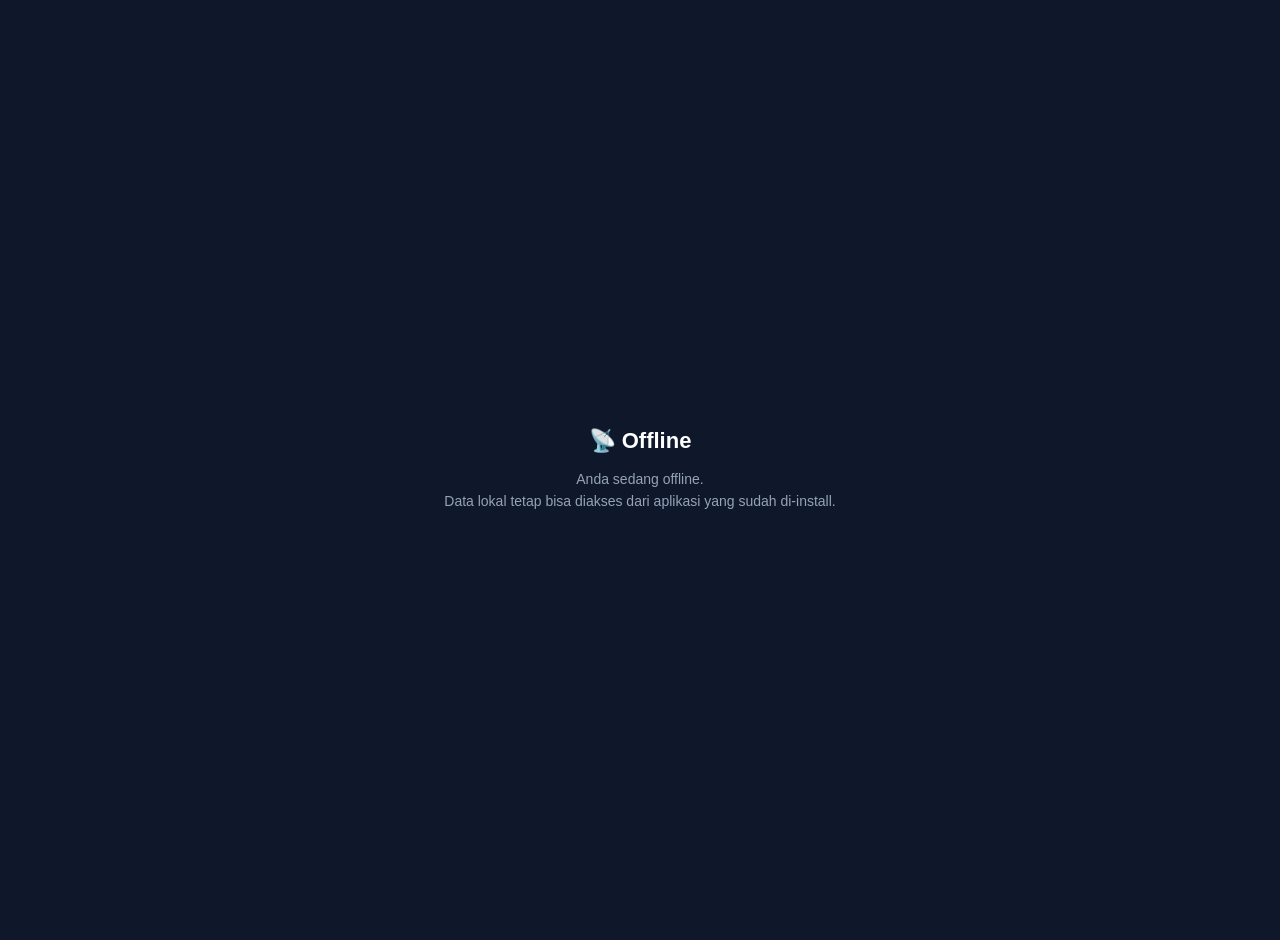
<file: offline.html>
<!DOCTYPE html>
<html lang="id">
<head>
<meta charset="UTF-8">
<meta name="viewport" content="width=device-width, initial-scale=1.0">
<meta name="referrer" content="no-referrer">
<meta http-equiv="Content-Security-Policy" content="
  default-src 'self';
  script-src 'self';
  style-src 'self' 'unsafe-inline';
  img-src 'self';
  object-src 'none';
  base-uri 'self';
  frame-ancestors 'none';
">
<title>Offline</title>
<style>
  body {
    background: #0f172a;
    color: #fff;
    font-family: -apple-system, BlinkMacSystemFont, 'Segoe UI', sans-serif;
    display: flex;
    align-items: center;
    justify-content: center;
    min-height: 100vh;
    margin: 0;
    padding: 20px;
    text-align: center;
  }
  h1 { font-size: 22px; margin-bottom: 8px; }
  p { color: #94a3b8; font-size: 14px; line-height: 1.6; }
</style>
</head>
<body>
  <div>
    <h1>📡 Offline</h1>
    <p>Anda sedang offline.<br>Data lokal tetap bisa diakses dari aplikasi yang sudah di-install.</p>
  </div>
</body>
</html>
</file>
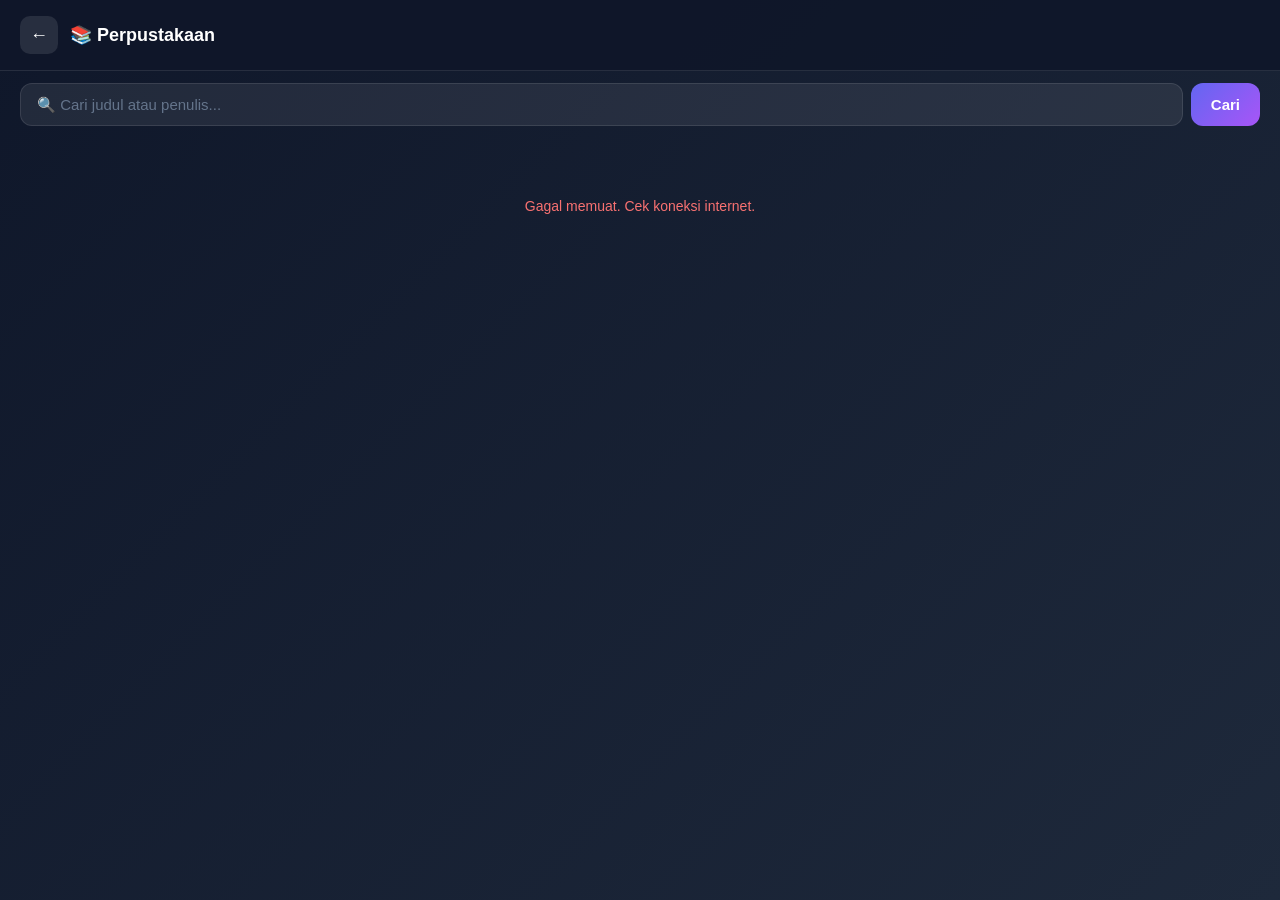
<file: perpustakaan.html>
<!DOCTYPE html>
<html lang="id">
<head>
<meta charset="UTF-8">
<meta name="viewport" content="width=device-width, initial-scale=1.0, viewport-fit=cover">
<meta name="theme-color" content="#6366f1">
<meta name="referrer" content="no-referrer">
<meta http-equiv="Content-Security-Policy" content="default-src 'self'; script-src 'self' 'unsafe-inline'; style-src 'self' 'unsafe-inline'; img-src 'self' blob: data: https:; connect-src 'self' https://gutendex.com; object-src 'none'; frame-ancestors 'none';">
<link rel="manifest" href="manifest.json">
<title>📚 Perpustakaan — Toko App</title>
<style>
  * { margin:0; padding:0; box-sizing:border-box; }
  :root { --bg:#0f172a; --text:#fff; --text-dim:#94a3b8; --border:rgba(255,255,255,.1); --primary:#6366f1; --accent:#a855f7; }
  html, body { font-family:-apple-system,BlinkMacSystemFont,'Segoe UI',Roboto,sans-serif; background:linear-gradient(135deg,var(--bg),#1e293b); color:var(--text); min-height:100vh; }
  .topbar { display:flex; align-items:center; gap:12px; padding:16px 20px; padding-top:calc(16px + env(safe-area-inset-top,0px)); background:rgba(15,23,42,.95); position:sticky; top:0; z-index:10; border-bottom:1px solid var(--border); }
  .back { background:rgba(255,255,255,.1); border:none; color:#fff; width:38px; height:38px; border-radius:10px; font-size:18px; cursor:pointer; }
  .topbar h1 { font-size:18px; }
  .search-wrap { display:flex; gap:8px; margin:12px 20px 0; }
  .search { flex:1; padding:12px 16px; background:rgba(255,255,255,.08); border:1px solid var(--border); border-radius:12px; color:#fff; font-size:15px; outline:none; }
  .search::placeholder { color:#64748b; }
  .btn-search { padding:0 20px; background:linear-gradient(135deg,#6366f1,#a855f7); border:none; border-radius:12px; color:#fff; font-size:15px; font-weight:600; cursor:pointer; }
  .container { padding:16px 20px 40px; }
  .book-grid { display:grid; grid-template-columns:repeat(2,1fr); gap:14px; margin-top:16px; }
  .book-card { background:rgba(255,255,255,.05); border:1px solid rgba(255,255,255,.08); border-radius:14px; overflow:hidden; cursor:pointer; transition:transform .15s; display:flex; flex-direction:column; }
  .book-card:active { transform:scale(.98); }
  .book-cover { width:100%; aspect-ratio:2/3; background:linear-gradient(135deg,#1e293b,#334155); display:flex; align-items:center; justify-content:center; color:#64748b; font-size:32px; overflow:hidden; }
  .book-cover img { width:100%; height:100%; object-fit:cover; }
  .book-info { padding:12px; flex:1; display:flex; flex-direction:column; }
  .book-title { font-size:14px; font-weight:600; margin-bottom:4px; display:-webkit-box; -webkit-line-clamp:2; -webkit-box-orient:vertical; overflow:hidden; }
  .book-author { font-size:12px; color:var(--text-dim); display:-webkit-box; -webkit-line-clamp:1; -webkit-box-orient:vertical; overflow:hidden; }
  .book-lang { font-size:11px; color:#a5b4fc; margin-top:6px; }
  .loading { text-align:center; color:var(--text-dim); padding:40px 0; font-size:14px; grid-column:1/-1; }
  .error { text-align:center; color:#f87171; padding:40px 20px; font-size:14px; grid-column:1/-1; }
  .empty { text-align:center; color:#64748b; padding:40px 20px; font-size:14px; grid-column:1/-1; }
  .modal-overlay { position:fixed; inset:0; background:rgba(0,0,0,.7); z-index:1000; display:none; align-items:flex-end; justify-content:center; }
  .modal-overlay.show { display:flex; }
  .modal-sheet { background:var(--bg); border-top-left-radius:20px; border-top-right-radius:20px; width:100%; max-width:500px; max-height:80vh; overflow-y:auto; padding:24px; padding-bottom:calc(24px + env(safe-area-inset-bottom,0px)); }
  .modal-sheet h2 { font-size:20px; margin-bottom:8px; }
  .modal-author { color:var(--text-dim); font-size:14px; margin-bottom:20px; }
  .modal-cover { width:120px; height:180px; border-radius:10px; margin:0 auto 20px; overflow:hidden; background:linear-gradient(135deg,#1e293b,#334155); display:flex; align-items:center; justify-content:center; font-size:40px; color:#64748b; }
  .modal-cover img { width:100%; height:100%; object-fit:cover; }
  .modal-row { display:flex; justify-content:space-between; padding:10px 0; border-bottom:1px solid rgba(255,255,255,.06); font-size:14px; }
  .modal-row:last-child { border-bottom:none; }
  .modal-row .label { color:var(--text-dim); }
  .modal-actions { margin-top:20px; display:flex; flex-direction:column; gap:10px; }
  .modal-btn { width:100%; padding:14px; background:linear-gradient(90deg,#6366f1,#a855f7); border:none; border-radius:12px; color:#fff; font-size:15px; font-weight:600; cursor:pointer; text-decoration:none; text-align:center; }
  .modal-btn.secondary { background:rgba(255,255,255,.1); }
  .close-modal { width:100%; margin-top:10px; padding:12px; background:transparent; border:1px solid rgba(255,255,255,.15); border-radius:12px; color:#94a3b8; font-size:14px; cursor:pointer; }
</style>
</head>
<body>

<div class="topbar">
  <button class="back" onclick="location.href='index.html'">←</button>
  <h1>📚 Perpustakaan</h1>
</div>

<div class="search-wrap">
  <input class="search" id="searchInput" placeholder="🔍 Cari judul atau penulis..." autocomplete="off">
  <button class="btn-search" id="btnSearch">Cari</button>
</div>

<div class="container">
  <div class="book-grid" id="bookGrid">
    <div class="loading">Memuat buku...</div>
  </div>
</div>

<div class="modal-overlay" id="modalOverlay">
  <div class="modal-sheet" id="modalSheet"></div>
</div>

<script>
'use strict';

const API_BASE = 'https://gutendex.com';
const $ = (s) => document.querySelector(s);

let currentPage = 1;
let totalPages = 1;
let currentQuery = '';

function escapeHtml(s) {
  return String(s).replace(/[&<>"']/g, c => ({'&':'&amp;','<':'&lt;','>':'&gt;','"':'&quot;',"'":'&#39;'}[c]));
}

async function searchBooks(query, page = 1) {
  $('#bookGrid').innerHTML = '<div class="loading">Memuat buku...</div>';
  currentQuery = query;
  currentPage = page;

  try {
    let url = API_BASE + '/books';
    const params = new URLSearchParams();
    if (query) params.set('search', query);
    params.set('page', page);
    params.set('languages', 'en,id');
    url += '?' + params.toString();

    const res = await fetch(url);
    if (!res.ok) throw new Error('HTTP ' + res.status);
    const data = await res.json();

    totalPages = Math.ceil(data.count / 32);
    renderBooks(data.results);
    renderPagination();
  } catch (err) {
    console.error(err);
    $('#bookGrid').innerHTML = '<div class="error">Gagal memuat. Cek koneksi internet.</div>';
  }
}

function renderBooks(books) {
  if (!books.length) {
    $('#bookGrid').innerHTML = '<div class="empty">Buku tidak ditemukan.</div>';
    return;
  }
  $('#bookGrid').innerHTML = books.map((b, idx) => {
    const author = b.authors[0] ? b.authors[0].name : 'Tidak diketahui';
    const cover = b.formats['image/jpeg'] || '';
    const lang = (b.languages || []).join(', ').toUpperCase();
    return `
      <div class="book-card" data-idx="${idx}">
        <div class="book-cover">
          ${cover ? `<img src="${cover}" alt="" loading="lazy" onerror="this.parentElement.textContent='📕'">` : '📕'}
        </div>
        <div class="book-info">
          <div class="book-title">${escapeHtml(b.title)}</div>
          <div class="book-author">${escapeHtml(author)}</div>
          <div class="book-lang">${lang}</div>
        </div>
      </div>
    `;
  }).join('');

  document.querySelectorAll('.book-card').forEach(card => {
    card.addEventListener('click', () => {
      const idx = Number(card.dataset.idx);
      showBookDetail(window._currentBooks[idx]);
    });
  });
  window._currentBooks = books;
}

function renderPagination() {
  // Simple pagination info (bisa ditambah tombol prev/next kalau perlu)
}

async function showBookDetail(book) {
  const author = book.authors[0] ? book.authors[0].name : 'Tidak diketahui';
  const cover = book.formats['image/jpeg'] || '';
  const textUrl = book.formats['text/plain; charset=us-ascii'] || book.formats['text/plain'] || '';
  const htmlUrl = book.formats['text/html'] || '';
  const epubUrl = book.formats['application/epub+zip'] || '';

  $('#modalSheet').innerHTML = `
    <div class="modal-cover">${cover ? `<img src="${cover}" alt="">` : '📕'}</div>
    <h2>${escapeHtml(book.title)}</h2>
    <div class="modal-author">oleh ${escapeHtml(author)}</div>
    <div class="modal-row"><span class="label">Bahasa</span><span>${(book.languages || []).join(', ').toUpperCase()}</span></div>
    <div class="modal-row"><span class="label">Unduhan</span><span>${book.download_count || 0}</span></div>
    <div class="modal-row"><span class="label">Topik</span><span>${(book.subjects || []).slice(0, 2).join(', ') || '-'}</span></div>
    <div class="modal-actions">
      ${epubUrl ? `<a class="modal-btn" href="${epubUrl}" target="_blank" rel="noopener">📱 Baca ePub</a>` : ''}
      ${htmlUrl ? `<a class="modal-btn secondary" href="${htmlUrl}" target="_blank" rel="noopener">🌐 Baca Online (HTML)</a>` : ''}
      ${textUrl ? `<a class="modal-btn secondary" href="${textUrl}" target="_blank" rel="noopener">📄 Baca Teks</a>` : ''}
      ${!epubUrl && !htmlUrl && !textUrl ? '<div style="text-align:center;color:#94a3b8;font-size:14px;padding:20px;">Format buku tidak tersedia.</div>' : ''}
    </div>
    <button class="close-modal" onclick="closeModal()">Tutup</button>
  `;
  $('#modalOverlay').classList.add('show');
}

function closeModal() {
  $('#modalOverlay').classList.remove('show');
}

// ---------- Events ----------
$('#btnSearch').addEventListener('click', () => {
  searchBooks($('#searchInput').value.trim(), 1);
});

$('#searchInput').addEventListener('keydown', (e) => {
  if (e.key === 'Enter') searchBooks($('#searchInput').value.trim(), 1);
});

$('#modalOverlay').addEventListener('click', (e) => {
  if (e.target === $('#modalOverlay')) closeModal();
});

// ---------- Init: tampilkan buku populer ----------
searchBooks('', 1);
</script>
</body>
</html>
</file>
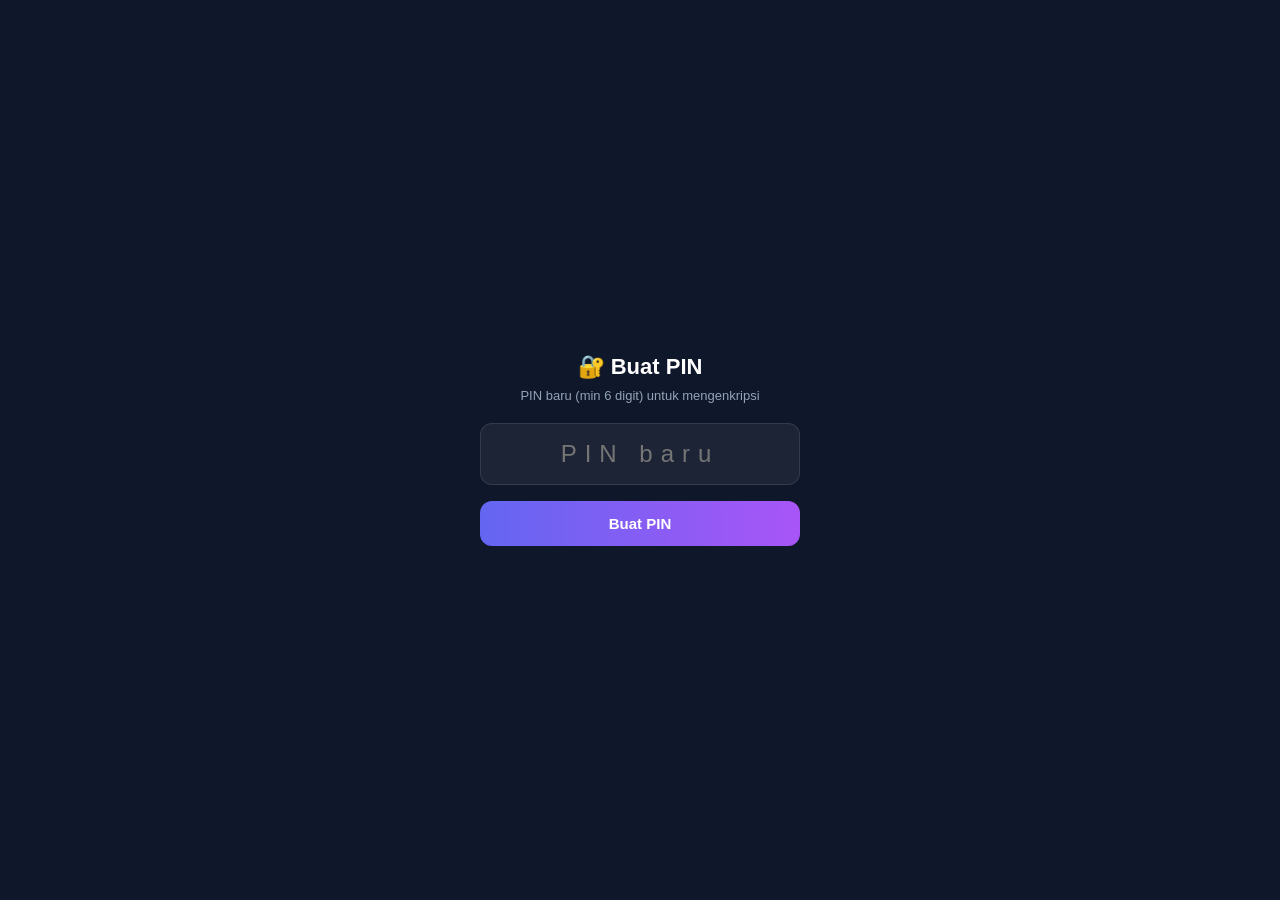
<file: pesan.html>
<!DOCTYPE html>
<html lang="id">
<head>
<meta charset="UTF-8">
<meta name="viewport" content="width=device-width, initial-scale=1.0, viewport-fit=cover">
<meta name="theme-color" content="#6366f1">
<meta name="referrer" content="no-referrer">
<meta http-equiv="Content-Security-Policy" content="default-src 'self'; script-src 'self' 'unsafe-inline' https://unpkg.com; style-src 'self' 'unsafe-inline'; img-src 'self' blob: data:; media-src 'self' blob:; connect-src 'self' wss://0.peerjs.com https://0.peerjs.com; object-src 'none'; frame-ancestors 'none';">
<link rel="manifest" href="manifest.json">
<title>💬 Pesan — Toko App</title>
<style>
  * { margin:0; padding:0; box-sizing:border-box; }
  :root { --bg:#0f172a; --bg-2:#1e293b; --text:#fff; --text-dim:#94a3b8; --border:rgba(255,255,255,.1); --primary:#6366f1; --accent:#a855f7; }
  html, body { font-family:-apple-system,sans-serif; background:var(--bg); color:var(--text); height:100vh; overflow:hidden; }

  /* Lock Screen */
  .lock-screen { position:fixed; inset:0; background:var(--bg); display:flex; align-items:center; justify-content:center; z-index:9999; padding:20px; }
  .lock-screen.hidden { display:none !important; }
  .lock-box { width:100%; max-width:320px; text-align:center; }
  .lock-box h2 { font-size:22px; margin-bottom:8px; }
  .lock-box p { color:var(--text-dim); font-size:13px; margin-bottom:20px; }
  .pin-input { width:100%; padding:16px; background:rgba(255,255,255,.06); border:1px solid var(--border); border-radius:12px; color:#fff; font-size:24px; letter-spacing:8px; text-align:center; outline:none; font-family:inherit; }
  .lock-btn { margin-top:16px; width:100%; padding:14px; background:linear-gradient(90deg,var(--primary),var(--accent)); border:none; border-radius:12px; color:#fff; font-size:15px; font-weight:600; cursor:pointer; }

  /* Main */
  .main-app { display:none; flex-direction:column; height:100vh; }
  .main-app.visible { display:flex; }
  .chat-page { display:flex; flex-direction:column; flex:1; min-height:0; }

  .chat-header { display:flex; align-items:center; gap:12px; padding:12px 16px; padding-top:calc(12px + env(safe-area-inset-top,0px)); background:rgba(15,23,42,.95); backdrop-filter:blur(10px); border-bottom:1px solid var(--border); flex-shrink:0; }
  .back-btn { background:rgba(255,255,255,.1); border:none; color:#fff; width:38px; height:38px; border-radius:10px; font-size:18px; cursor:pointer; }
  .contact-info { flex:1; display:flex; align-items:center; gap:10px; min-width:0; }
  .contact-avatar { width:42px; height:42px; border-radius:50%; background:linear-gradient(135deg,var(--primary),var(--accent)); display:flex; align-items:center; justify-content:center; font-size:20px; flex-shrink:0; }
  .contact-meta { min-width:0; }
  .contact-name { font-size:15px; font-weight:600; white-space:nowrap; overflow:hidden; text-overflow:ellipsis; }
  .contact-status { font-size:11px; color:var(--text-dim); }
  .header-btn { background:rgba(255,255,255,.1); border:none; color:#fff; width:42px; height:42px; border-radius:50%; font-size:18px; cursor:pointer; display:flex; align-items:center; justify-content:center; }

  .messages { flex:1; overflow-y:auto; padding:16px; display:flex; flex-direction:column; gap:8px; background:radial-gradient(circle at 50% 0%,rgba(99,102,241,.08),transparent 70%),var(--bg); scroll-behavior:smooth; -webkit-overflow-scrolling:touch; min-height:0; }

  .msg { max-width:78%; padding:10px 14px; border-radius:16px; font-size:15px; line-height:1.4; word-wrap:break-word; animation:msgIn .2s ease-out; }
  @keyframes msgIn { from{opacity:0;transform:translateY(6px);} to{opacity:1;transform:none;} }
  .msg.me { align-self:flex-end; background:var(--primary); border-bottom-right-radius:4px; color:#fff; }
  .msg.them { align-self:flex-start; background:#334155; border-bottom-left-radius:4px; color:#fff; }
  .msg-time { font-size:10px; opacity:.6; margin-top:4px; display:block; text-align:right; }
  .msg-emoji { font-size:48px; line-height:1.1; padding:4px 8px; background:transparent !important; }
  .msg-sticker { font-size:72px; line-height:1; padding:0; background:transparent !important; }
  .msg-voice { display:flex; align-items:center; gap:8px; min-width:180px; }
  .voice-play { width:36px; height:36px; border-radius:50%; background:rgba(255,255,255,.15); border:none; color:#fff; font-size:14px; cursor:pointer; display:flex; align-items:center; justify-content:center; flex-shrink:0; }
  .voice-play.playing { background:#fff; color:var(--primary); }
  .voice-wave { flex:1; height:24px; display:flex; align-items:center; gap:2px; }
  .voice-wave span { width:3px; background:rgba(255,255,255,.6); border-radius:2px; }
  .voice-duration { font-size:11px; opacity:.8; flex-shrink:0; }

  .empty-chat { text-align:center; color:var(--text-dim); margin:auto; font-size:14px; padding:40px 20px; }
  .empty-chat .big { font-size:64px; display:block; margin-bottom:12px; }

  .input-area { display:flex; align-items:flex-end; gap:8px; padding:10px 12px; padding-bottom:calc(10px + env(safe-area-inset-bottom,0px)); background:rgba(15,23,42,.95); backdrop-filter:blur(10px); border-top:1px solid var(--border); flex-shrink:0; position:relative; }
  .input-btn { width:42px; height:42px; border-radius:50%; background:rgba(255,255,255,.1); border:none; color:#fff; font-size:18px; cursor:pointer; flex-shrink:0; display:flex; align-items:center; justify-content:center; }
  .input-btn.record { background:linear-gradient(135deg,#dc2626,#f59e0b); }
  .input-btn.record.recording { animation:pulse 1.2s infinite; }
  @keyframes pulse { 0%,100%{box-shadow:0 0 0 0 rgba(220,38,38,.6);} 50%{box-shadow:0 0 0 12px rgba(220,38,38,0);} }
  .input-btn.send { background:linear-gradient(135deg,var(--primary),var(--accent)); }
  .chat-input { flex:1; background:rgba(255,255,255,.08); border:1px solid var(--border); border-radius:22px; padding:10px 16px; color:#fff; font-size:15px; font-family:inherit; outline:none; resize:none; max-height:120px; min-height:42px; line-height:1.4; }
  .chat-input::placeholder { color:#64748b; }

  .emoji-picker { position:absolute; bottom:100%; left:0; right:0; background:var(--bg-2); border-top:1px solid var(--border); max-height:320px; overflow-y:auto; padding:12px; display:none; z-index:20; }
  .emoji-picker.show { display:block; }
  .emoji-tabs { display:flex; gap:6px; margin-bottom:10px; overflow-x:auto; padding-bottom:6px; }
  .emoji-tab { padding:6px 12px; background:rgba(255,255,255,.06); border:1px solid var(--border); border-radius:16px; color:#fff; font-size:13px; cursor:pointer; white-space:nowrap; font-family:inherit; }
  .emoji-tab.active { background:linear-gradient(135deg,var(--primary),var(--accent)); border:none; }
  .emoji-grid { display:grid; grid-template-columns:repeat(8,1fr); gap:4px; }
  .emoji-item { aspect-ratio:1; background:transparent; border:none; font-size:24px; cursor:pointer; border-radius:8px; display:flex; align-items:center; justify-content:center; }
  .emoji-item.sticker { font-size:42px; }

  .recording-bar { display:flex; align-items:center; gap:10px; padding:12px 16px; background:rgba(220,38,38,.15); border-top:1px solid rgba(220,38,38,.4); color:#fca5a5; font-size:14px; }
  .recording-bar[hidden] { display:none; }
  .rec-dot { width:10px; height:10px; background:#dc2626; border-radius:50%; animation:blink 1s infinite; }
  @keyframes blink { 50%{opacity:.3;} }

  .call-modal { position:fixed; inset:0; background:linear-gradient(135deg,#0f172a,#1e293b); z-index:10000; display:flex; flex-direction:column; align-items:center; justify-content:space-between; padding:60px 20px; }
  .call-modal[hidden] { display:none; }
  .call-avatar { width:130px; height:130px; border-radius:50%; background:linear-gradient(135deg,var(--primary),var(--accent)); display:flex; align-items:center; justify-content:center; font-size:60px; animation:callPulse 2s infinite; }
  @keyframes callPulse { 0%{box-shadow:0 0 0 0 rgba(99,102,241,.7);} 70%{box-shadow:0 0 0 30px rgba(99,102,241,0);} 100%{box-shadow:0 0 0 0 rgba(99,102,241,0);} }
  .call-name { font-size:24px; font-weight:600; margin-top:20px; }
  .call-status { color:var(--text-dim); font-size:14px; margin-top:6px; }
  .call-actions { display:flex; gap:40px; }
  .call-btn { width:68px; height:68px; border-radius:50%; border:none; color:#fff; font-size:26px; cursor:pointer; display:flex; align-items:center; justify-content:center; }
  .call-btn.end { background:#dc2626; }
  .call-btn.mute { background:rgba(255,255,255,.15); }
  .call-btn.mute.active { background:#f59e0b; }
</style>
</head>
<body>

<!-- LOCK -->
<div id="lockScreen" class="lock-screen">
  <div class="lock-box">
    <h2 id="lockTitle">🔐 Buat PIN</h2>
    <p id="lockMsg">PIN baru (min 6 digit) untuk mengenkripsi</p>
    <input id="pinInput" class="pin-input" type="password" inputmode="numeric" maxlength="12" placeholder="PIN baru">
    <button class="lock-btn" id="unlockBtn">Buat PIN</button>
  </div>
</div>

<!-- MAIN -->
<div id="main" class="main-app">
  <div class="chat-page">
    <div class="chat-header">
      <button class="back-btn" onclick="location.href='index.html'">←</button>
      <div class="contact-info">
        <div class="contact-avatar">👤</div>
        <div class="contact-meta">
          <div class="contact-name" id="contactName">Kontak</div>
          <div class="contact-status" id="contactStatus">online</div>
        </div>
      </div>
      <button class="header-btn" id="btnCall">📞</button>
    </div>

    <div class="messages" id="messages"></div>

    <div class="recording-bar" id="recordingBar" hidden>
      <div class="rec-dot"></div>
      <span id="recTime">0:00</span>
      <span style="margin-left:auto;font-size:12px;">Rekam suara...</span>
    </div>

    <div class="input-area">
      <button class="input-btn" id="btnEmoji">😊</button>
      <textarea class="chat-input" id="chatInput" placeholder="Ketik pesan..." rows="1"></textarea>
      <button class="input-btn record" id="btnMic">🎤</button>
      <button class="input-btn send" id="btnSend">➤</button>

      <div class="emoji-picker" id="emojiPicker">
        <div class="emoji-tabs" id="emojiTabs"></div>
        <div class="emoji-grid" id="emojiGrid"></div>
      </div>
    </div>
  </div>
</div>

<!-- CALL MODAL -->
<div id="callModal" class="call-modal" hidden>
  <div style="text-align:center;">
    <div class="call-avatar">👤</div>
    <div class="call-name" id="callName">Kontak</div>
    <div class="call-status" id="callStatus">Memanggil...</div>
  </div>
  <div class="call-actions">
    <button class="call-btn mute" id="btnMute">🎤</button>
    <button class="call-btn end" id="btnEndCall">📵</button>
  </div>
</div>

<script src="shared/dexie.min.js"></script>
<script src="shared/ui.js"></script>
<script src="shared/crypto.js"></script>

<script>
'use strict';

// ============================================================
//  EMOJI DATA
// ============================================================
const EMOJI_DATA = {
  smileys: ['😀','😃','😄','😁','😆','😅','🤣','😂','🙂','🙃','😉','😊','😇','🥰','😍','🤩','😘','😗','😚','😙','🥲','😋','😛','😜','🤪','😝','🤑','🤗','🤭','🤫','🤔','🤐','🤨','😐','😑','😶','😏','😒','🙄','😬','🤥','😌','😔','😪','🤤','😴','😷','🤒','🤕','🤢','🤮','🤧','🥵','🥶','🥴','😵','🤯','🤠','🥳','😎','🤓','🧐','😕','😟','🙁','☹️','😮','😯','😲','😳','🥺','😦','😧','😨','😰','😥','😢','😭','😱','😖','😣','😞','😓','😩','😫','🥱','😤','😡','😠','🤬','😈','👿','💀','🤡','👻','👽','🤖'],
  gestures: ['👋','🤚','🖐️','✋','🖖','👌','🤌','🤏','✌️','🤞','🤟','🤘','🤙','👈','👉','👆','👇','☝️','👍','👎','✊','👊','🤛','🤜','👏','🙌','👐','🤲','🤝','🙏','✍️','💅','🤳','💪','🦵','🦶','👂','👃','🧠','👀','👁️','👄','💋'],
  hearts: ['❤️','🧡','💛','💚','💙','💜','🖤','🤍','🤎','💔','❣️','💕','💞','💓','💗','💖','💘','💝','💟','♥️','💌','💋','😻','💐','🌹','🥀','🌺','🌷','🌼','🌸'],
  animals: ['🐶','🐱','🐭','🐹','🐰','🦊','🐻','🐼','🐨','🐯','🦁','🐮','🐷','🐸','🐵','🙈','🙉','🙊','🐒','🐔','🐧','🐦','🐤','🦆','🦅','🦉','🐺','🐗','🐴','🦄','🐝','🐛','🦋','🐌','🐞','🐜','🐢','🐍','🦎','🐙','🦑','🦐','🐡','🐠','🐟','🐬','🐳','🦈','🐊','🐅','🐘','🦒','🦓','🐕','🐈'],
  food: ['🍎','🍐','🍊','🍋','🍌','🍉','🍇','🍓','🫐','🍒','🍑','🥭','🍍','🥥','🥝','🍅','🥑','🥦','🌽','🥕','🥔','🍠','🥐','🍞','🥖','🧀','🥚','🍳','🥞','🥓','🥩','🍗','🍔','🍟','🍕','🌭','🥪','🌮','🌯','🥗','🍝','🍜','🍲','🍛','🍣','🍱','🍙','🍚','🍦','🍰','🎂','🍮','🍭','🍬','🍫','🍿','🍩','🍪','🍯','☕','🍵','🥤','🧋','🍺','🍻','🥂','🍷','🍸'],
  activities: ['⚽','🏀','🏈','⚾','🎾','🏐','🏉','🎱','🏓','🏸','🏒','🏏','⛳','🏹','🎣','🥊','🥋','🎽','🛹','⛸️','🎿','🏂','🏋️','🤸','🧘','🏄','🏊','🚴','🏆','🥇','🥈','🥉','🏅','🎫','🎪','🎭','🎨','🎬','🎤','🎧','🎼','🎹','🥁','🎷','🎺','🎸','🎻','🎲','🎯','🎳','🎮','🎰','🧩'],
  objects: ['⌚','📱','📲','💻','⌨️','🖥️','🖨️','🖱️','💽','💾','💿','📀','📷','📸','📹','🎥','📞','☎️','📟','📺','📻','🎙️','⏱️','⏰','⌛','⏳','📡','🔋','🔌','💡','🔦','🕯️','💰','💳','💎','🔧','🔨','🔩','⚙️','🔫','💣','🧨','🪓','🔪','⚔️','🛡️','🔮','💊','💉','🧬','🦠','🧪','🌡️','🔑','🗝️','🚪','🛋️','🛏️','🧸','🖼️','🛍️','🛒','🎁','🎈','🎀','🎊','🎉','✉️','📧','📦','📮','📜','📃','📄','📊','📈','📉','📅','🗑️','📋','📁','📂','📰','📓','📕','📗','📘','📙','📚','📖','🔖','📎','📐','📏','🧮','📌','📍','✂️','✏️','🔍','🔒','🔓'],
  symbols: ['❤️','💯','⚛️','☢️','☣️','📴','📳','❌','⭕','🛑','⛔','📛','🚫','💢','♨️','🚷','🚯','🔞','📵','🚭','❗','❓','‼️','⚠️','🔱','♻️','✅','🈯','💹','❇️','✳️','❎','🌐','💠','🌀','💤','♿','🅿️','🎦','📶','ℹ️','🔤','🔠','🆖','🆗','🆙','🆒','🆕','🆓','🔢','#️⃣','*️⃣','▶️','⏸️','⏹️','⏩','⏪','⏫','⏬','➡️','⬅️','⬆️','⬇️','🔀','🔁','🔂','🔄','🎵','🎶','➕','➖','➗','✖️','♾️','💲','💱','©️','®️','✔️','☑️','🔘','🔴','🟠','🟡','🟢','🔵','🟣','⚫','⚪','🟤','🔺','🔻','🔸','🔹','🔶','🔷','🔳','🔲','⬛','⬜','🔈','🔇','🔉','🔊','🔔','🔕','📣','📢','💬','💭','🗯️','🕐','🕑','🕒','🕓','🕔','🕕','🕖','🕗','🕘','🕙','🕚','🕛'],
  flags: ['🏁','🚩','🎌','🏴','🏳️','🏳️‍🌈','🏴‍☠️','🇮🇩','🇲🇾','🇸🇬','🇹🇭','🇻🇳','🇵🇭','🇺🇸','🇬🇧','🇯🇵','🇰🇷','🇨🇳','🇮🇳','🇦🇺','🇨🇦','🇩🇪','🇫🇷','🇮🇹','🇪🇸','🇧🇷','🇲🇽','🇳🇱','🇸🇦','🇦🇪','🇪🇬','🇹🇷','🇷🇺','🇿🇦','🇳🇬','🇰🇪','🇦🇷','🇨🇱','🇵🇪']
};

const STICKERS = ['❤️','😍','😂','🤣','👍','🙏','🎉','🔥','💯','✨','😎','🥳','😭','🤔','👏','💪','🌟','🎁','🍕','☕','🐶','🐱','🌈','⚡','💎','🎵','🍀','🌺','🦋','👑'];

const EMOJI_TABS = [
  { id: 'smileys', label: '😀' },
  { id: 'gestures', label: '👋' },
  { id: 'hearts', label: '❤️' },
  { id: 'animals', label: '🐶' },
  { id: 'food', label: '🍕' },
  { id: 'activities', label: '⚽' },
  { id: 'objects', label: '📱' },
  { id: 'symbols', label: '💯' },
  { id: 'flags', label: '🏁' },
  { id: 'stickers', label: '🎨' }
];

// ============================================================
//  STATE
// ============================================================
const db = new Dexie('toko_app_db');
db.version(2).stores({
  notes:    '++id, date',
  photos:   '++id, date',
  meta:     'key',
  messages: '++id, date, type'
});

let cryptoKey = null;
let lockTimer = null;
let currentStream = null;
let mediaRecorder = null;
let recordedChunks = [];
let recording = false;
let recInterval = null;
let recSeconds = 0;
let peer = null;
let activeCall = null;
let remoteAudio = null;
let isMuted = false;
let emojiTab = 'smileys';
const IDLE_MS = 3 * 60 * 1000;
const HIDDEN_GRACE_MS = 30 * 1000;

const $ = (s) => document.querySelector(s);

// ============================================================
//  AUTH
// ============================================================
async function hasPIN() { return !!(await db.meta.get('pin')); }
async function setupPIN(pin) {
  const salt = await CRYPTO.createSalt();
  const key = await CRYPTO.deriveKey(pin, salt);
  const verifier = await CRYPTO.makeVerifier(key);
  await db.meta.put({ key: 'pin', salt: CRYPTO.bufToB64(salt), verifier });
  return key;
}
async function verifyPIN(pin) {
  const rec = await db.meta.get('pin');
  if (!rec) return null;
  const salt = new Uint8Array(CRYPTO.b64ToBuf(rec.salt));
  const key = await CRYPTO.deriveKey(pin, salt);
  return (await CRYPTO.checkVerifier(key, rec.verifier)) ? key : null;
}

function showMainApp() {
  $('#lockScreen').classList.add('hidden');
  $('#main').classList.add('visible');
  scheduleAutoLock();
  initApp();
}
function showLockScreen(mode) {
  $('#lockScreen').classList.remove('hidden');
  $('#main').classList.remove('visible');
  const title = $('#lockTitle'), msg = $('#lockMsg'), input = $('#pinInput'), btn = $('#unlockBtn');
  if (mode === 'setup') {
    title.textContent = '🔐 Buat PIN';
    msg.textContent = 'PIN baru (min 6 digit) untuk mengenkripsi';
    input.placeholder = 'PIN baru';
    btn.textContent = 'Buat PIN';
  } else {
    title.textContent = '🔒 Terkunci';
    msg.textContent = 'Masukkan PIN untuk membuka';
    input.placeholder = '••••';
    btn.textContent = 'Buka';
  }
  input.value = '';
  setTimeout(() => input.focus(), 100);
}
function scheduleAutoLock() {
  clearTimeout(lockTimer);
  lockTimer = setTimeout(() => {
    cryptoKey = null;
    stopCamera();
    closeCall();
    showLockScreen('unlock');
  }, IDLE_MS);
}

// ============================================================
//  HELPERS
// ============================================================
function formatTime(iso) {
  return new Date(iso).toLocaleTimeString('id-ID', { hour: '2-digit', minute: '2-digit' });
}
function formatDuration(sec) {
  const m = Math.floor(sec / 60);
  const s = Math.floor(sec % 60);
  return m + ':' + s.toString().padStart(2, '0');
}
function stopCamera() {
  if (currentStream) {
    currentStream.getTracks().forEach(t => t.stop());
    currentStream = null;
  }
}
function closeCall() {
  if (activeCall) {
    try { activeCall.close(); } catch {}
    activeCall = null;
  }
  stopCamera();
  if (remoteAudio) {
    try { remoteAudio.pause(); remoteAudio.srcObject = null; } catch {}
    remoteAudio = null;
  }
  isMuted = false;
  $('#callModal').hidden = true;
}
function stopRecordingInternal() {
  if (mediaRecorder && mediaRecorder.state !== 'inactive') {
    try { mediaRecorder.stop(); } catch {}
  }
  recording = false;
  clearInterval(recInterval);
}

// ============================================================
//  PEERJS
// ============================================================
function loadPeerJS() {
  return new Promise((resolve, reject) => {
    if (window.Peer) return resolve();
    const s = document.createElement('script');
    s.src = 'https://unpkg.com/peerjs@1.5.2/dist/peerjs.min.js';
    s.onload = resolve;
    s.onerror = () => reject(new Error('PeerJS load failed'));
    document.head.appendChild(s);
  });
}

let roomId = localStorage.getItem('chatRoomId');
if (!roomId) {
  roomId = 'room_' + Math.random().toString(36).substring(2, 10);
  localStorage.setItem('chatRoomId', roomId);
}
const PEER_ID = 'tokoapp_' + roomId;

function initPeer() {
  if (peer || !window.Peer) return;
  peer = new Peer(PEER_ID, { debug: 0 });
  peer.on('open', (id) => {
    $('#contactStatus').textContent = 'ID: ' + id.slice(-6);
  });
  peer.on('call', async (call) => {
    const ok = await UI.confirmDialog('Panggilan dari ' + call.peer.slice(-6) + '. Terima?');
    if (ok) {
      try {
        const stream = await navigator.mediaDevices.getUserMedia({ audio: true });
        currentStream = stream;
        call.answer(stream);
        activeCall = call;
        showCallModal(call.peer.slice(-6), 'Terhubung');
        setupCallEvents(call);
      } catch (err) {
        UI.toast('Tidak bisa akses mikrofon', 'error');
        call.close();
      }
    } else {
      call.close();
    }
  });
  peer.on('error', (err) => {
    if (err.type === 'peer-unavailable') UI.toast('Kontak tidak tersedia', 'error');
    closeCall();
  });
}
function setupCallEvents(call) {
  call.on('stream', (rs) => {
    if (!remoteAudio) { remoteAudio = new Audio(); remoteAudio.autoplay = true; }
    remoteAudio.srcObject = rs;
    remoteAudio.play().catch(() => {});
    $('#callStatus').textContent = 'Terhubung';
  });
  call.on('close', closeCall);
  call.on('error', closeCall);
}
function showCallModal(name, status) {
  $('#callName').textContent = name;
  $('#callStatus').textContent = status;
  $('#callModal').hidden = false;
}
async function startCall() {
  try { await loadPeerJS(); } catch { UI.toast('Gagal load PeerJS', 'error'); return; }
  initPeer();
  const target = await UI.promptDialog('Masukkan ID kontak (6 digit terakhir):', { placeholder: 'a3f9b2', minLen: 4 });
  if (!target) return;
  const clean = target.replace(/[^a-z0-9]/gi, '').toLowerCase();
  const fullId = 'tokoapp_room_' + clean;
  try {
    const stream = await navigator.mediaDevices.getUserMedia({ audio: true });
    currentStream = stream;
    const call = peer.call(fullId, stream);
    if (!call) { UI.toast('Gagal memanggil', 'error'); stopCamera(); return; }
    activeCall = call;
    showCallModal(clean, 'Memanggil...');
    setupCallEvents(call);
  } catch (err) {
    UI.toast('Tidak bisa akses mikrofon', 'error');
  }
}

// ============================================================
//  MESSAGES
// ============================================================
async function renderMessages() {
  const list = await db.messages.orderBy('date').toArray();
  const messages = $('#messages');
  if (!list.length) {
    messages.innerHTML = '<div class="empty-chat"><span class="big">💬</span>Mulai percakapan<br><small style="font-size:12px;opacity:.7;">Semua pesan terenkripsi lokal</small></div>';
    return;
  }
  messages.innerHTML = '';
  for (const m of list) {
    const el = await renderMessage(m);
    if (el) messages.appendChild(el);
  }
  messages.scrollTop = messages.scrollHeight;
}

async function renderMessage(m) {
  let data;
  try {
    const plain = await CRYPTO.decrypt(cryptoKey, m.cipher);
    data = JSON.parse(plain);
  } catch { return null; }

  const div = document.createElement('div');
  div.className = 'msg ' + (m.from === 'me' ? 'me' : 'them');

  if (data.type === 'text') {
    div.innerHTML = UI.escapeHtml(data.text).replace(/\n/g, '<br>') + '<span class="msg-time">' + formatTime(m.date) + '</span>';
  } else if (data.type === 'emoji') {
    div.classList.add('msg-emoji');
    div.innerHTML = data.emoji + '<span class="msg-time" style="opacity:.5;">' + formatTime(m.date) + '</span>';
  } else if (data.type === 'sticker') {
    div.classList.add('msg-sticker');
    div.innerHTML = data.sticker;
  } else if (data.type === 'voice') {
    div.classList.add('msg-voice');
    const audioId = 'audio_' + m.id;
    const bars = Array.from({ length: 20 }, () => '<span style="height:' + (8 + Math.random() * 14) + 'px;"></span>').join('');
    div.innerHTML = '<button class="voice-play" data-audio="' + audioId + '">▶</button>' +
      '<div class="voice-wave">' + bars + '</div>' +
      '<span class="voice-duration">' + formatDuration(data.duration || 0) + '</span>' +
      '<audio id="' + audioId + '" preload="metadata"></audio>' +
      '<span class="msg-time" style="display:none;">' + formatTime(m.date) + '</span>';
    try {
      const blob = await CRYPTO.decryptBlob(cryptoKey, m.blob);
      const url = URL.createObjectURL(blob);
      const audio = div.querySelector('#' + audioId);
      audio.src = url;
      const playBtn = div.querySelector('.voice-play');
      playBtn.addEventListener('click', () => {
        if (audio.paused) {
          document.querySelectorAll('audio').forEach(a => a.pause());
          document.querySelectorAll('.voice-play').forEach(b => { b.textContent = '▶'; b.classList.remove('playing'); });
          audio.play();
          playBtn.textContent = '⏸';
          playBtn.classList.add('playing');
        } else {
          audio.pause();
          playBtn.textContent = '▶';
          playBtn.classList.remove('playing');
        }
      });
      audio.addEventListener('ended', () => { playBtn.textContent = '▶'; playBtn.classList.remove('playing'); });
    } catch (e) { console.error(e); }
  }
  return div;
}

async function saveMessage(type, payload, blob) {
  const data = { type, ...payload };
  const cipher = await CRYPTO.encrypt(cryptoKey, JSON.stringify(data));
  const rec = { from: 'me', cipher, date: new Date().toISOString(), type };
  if (blob) rec.blob = blob;
  await db.messages.add(rec);
  await renderMessages();
}

async function sendText() {
  const input = $('#chatInput');
  const text = UI.sanitizeText(input.value, 5000);
  if (!text) return;
  const isEmoji = /^[\p{Emoji}\s]+$/u.test(text) && text.trim().length <= 8;
  const type = isEmoji ? 'emoji' : 'text';
  const payload = isEmoji ? { emoji: text.trim() } : { text };
  await saveMessage(type, payload);
  input.value = '';
  input.style.height = 'auto';
  input.focus();
}

async function sendSticker(sticker) {
  await saveMessage('sticker', { sticker });
}

// ============================================================
//  RECORDING
// ============================================================
async function startRecording() {
  try {
    const stream = await navigator.mediaDevices.getUserMedia({ audio: true });
    recordedChunks = [];
    const mime = MediaRecorder.isTypeSupported('audio/webm;codecs=opus')
      ? 'audio/webm;codecs=opus'
      : (MediaRecorder.isTypeSupported('audio/webm') ? 'audio/webm' : '');
    mediaRecorder = mime ? new MediaRecorder(stream, { mimeType: mime }) : new MediaRecorder(stream);
    mediaRecorder.ondataavailable = (e) => { if (e.data.size > 0) recordedChunks.push(e.data); };
    mediaRecorder.onstop = async () => {
      stream.getTracks().forEach(t => t.stop());
      const blob = new Blob(recordedChunks, { type: mediaRecorder.mimeType || 'audio/webm' });
      if (blob.size > 0) {
        try {
          const enc = await CRYPTO.encryptBlob(cryptoKey, blob);
          await saveMessage('voice', { duration: recSeconds }, enc);
          UI.toast('Pesan suara tersimpan', 'success');
        } catch (e) { UI.toast('Gagal simpan suara', 'error'); }
      }
    };
    mediaRecorder.start();
    recording = true;
    recSeconds = 0;
    $('#recordingBar').hidden = false;
    $('#btnMic').classList.add('recording');
    $('#btnMic').textContent = '⏹';
    $('#recTime').textContent = '0:00';
    recInterval = setInterval(() => {
      recSeconds++;
      $('#recTime').textContent = formatDuration(recSeconds);
    }, 1000);
  } catch (err) {
    UI.toast('Tidak bisa akses mikrofon', 'error');
  }
}
function stopRecording() {
  stopRecordingInternal();
  $('#recordingBar').hidden = true;
  $('#btnMic').classList.remove('recording');
  $('#btnMic').textContent = '🎤';
}

// ============================================================
//  EMOJI PICKER
// ============================================================
function renderEmojiTabs() {
  $('#emojiTabs').innerHTML = EMOJI_TABS.map(t =>
    '<button class="emoji-tab' + (t.id === emojiTab ? ' active' : '') + '" data-tab="' + t.id + '">' + t.label + '</button>'
  ).join('');
  $('#emojiTabs').querySelectorAll('.emoji-tab').forEach(btn => {
    btn.addEventListener('click', () => {
      emojiTab = btn.dataset.tab;
      renderEmojiTabs();
      renderEmojiGrid();
    });
  });
}
function renderEmojiGrid() {
  const grid = $('#emojiGrid');
  if (emojiTab === 'stickers') {
    grid.innerHTML = STICKERS.map(s => '<button class="emoji-item sticker" data-sticker="' + s + '">' + s + '</button>').join('');
    grid.querySelectorAll('[data-sticker]').forEach(btn => {
      btn.addEventListener('click', () => { sendSticker(btn.dataset.sticker); toggleEmojiPicker(false); });
    });
  } else {
    const list = EMOJI_DATA[emojiTab] || [];
    grid.innerHTML = list.map(e => '<button class="emoji-item" data-emoji="' + e + '">' + e + '</button>').join('');
    grid.querySelectorAll('[data-emoji]').forEach(btn => {
      btn.addEventListener('click', () => {
        $('#chatInput').value += btn.dataset.emoji;
        $('#chatInput').focus();
      });
    });
  }
}
function toggleEmojiPicker(show) {
  if (show === undefined) show = !$('#emojiPicker').classList.contains('show');
  $('#emojiPicker').classList.toggle('show', show);
}

// ============================================================
//  INIT APP
// ============================================================
let appInit = false;
async function initApp() {
  if (appInit) return;
  appInit = true;

  $('#contactName').textContent = 'Kontak';
  $('#contactStatus').textContent = 'ID: ' + PEER_ID.slice(-6);

  // Emoji
  renderEmojiTabs();
  renderEmojiGrid();

  // Send
  $('#btnSend').addEventListener('click', sendText);
  $('#chatInput').addEventListener('keydown', (e) => {
    if (e.key === 'Enter' && !e.shiftKey) { e.preventDefault(); sendText(); }
  });
  $('#chatInput').addEventListener('input', (e) => {
    e.target.style.height = 'auto';
    e.target.style.height = Math.min(e.target.scrollHeight, 120) + 'px';
  });

  // Emoji
  $('#btnEmoji').addEventListener('click', () => toggleEmojiPicker());

  // Mic
  $('#btnMic').addEventListener('click', () => {
    if (recording) stopRecording();
    else startRecording();
  });

  // Call
  $('#btnCall').addEventListener('click', startCall);
  $('#btnEndCall').addEventListener('click', closeCall);
  $('#btnMute').addEventListener('click', () => {
    if (!currentStream) return;
    isMuted = !isMuted;
    currentStream.getAudioTracks().forEach(t => t.enabled = !isMuted);
    $('#btnMute').classList.toggle('active', isMuted);
    $('#btnMute').textContent = isMuted ? '🔇' : '🎤';
  });

  // Outside click emoji
  document.addEventListener('click', (e) => {
    const picker = $('#emojiPicker');
    const btnEmoji = $('#btnEmoji');
    if (!picker.contains(e.target) && e.target !== btnEmoji && !btnEmoji.contains(e.target)) {
      picker.classList.remove('show');
    }
  });

  // Render messages
  await renderMessages();

  // Load PeerJS
  loadPeerJS().then(() => initPeer()).catch(() => {});
}

// ============================================================
//  BOOT
// ============================================================
window.addEventListener('DOMContentLoaded', async () => {
  const hasPin = await hasPIN();
  showLockScreen(hasPin ? 'unlock' : 'setup');

  $('#unlockBtn').addEventListener('click', async () => {
    const pin = $('#pinInput').value.trim();
    if (pin.length < 6) { UI.toast('PIN minimal 6 digit', 'warn'); return; }
    const isSetup = !(await hasPIN());
    if (isSetup) {
      const pin2 = await UI.promptDialog('Konfirmasi PIN:', { type: 'password', minLen: 6, placeholder: '••••••' });
      if (!pin2) return;
      if (pin !== pin2) { UI.toast('PIN tidak cocok', 'error'); return; }
      try { cryptoKey = await setupPIN(pin); UI.toast('PIN dibuat!', 'success'); showMainApp(); }
      catch (e) { console.error(e); UI.toast('Gagal buat PIN', 'error'); }
    } else {
      try {
        const key = await verifyPIN(pin);
        if (!key) { UI.toast('PIN salah', 'error'); $('#pinInput').value = ''; return; }
        cryptoKey = key;
        showMainApp();
      } catch (e) { console.error(e); UI.toast('Gagal buka', 'error'); }
    }
  });

  $('#pinInput').addEventListener('keydown', (e) => {
    if (e.key === 'Enter') $('#unlockBtn').click();
  });

  ['click', 'keydown', 'touchstart', 'pointerdown'].forEach(evt => {
    document.addEventListener(evt, () => { if (cryptoKey) scheduleAutoLock(); }, { passive: true });
  });

  document.addEventListener('visibilitychange', () => {
    if (document.hidden && cryptoKey) {
      setTimeout(() => {
        if (document.hidden && cryptoKey) {
          cryptoKey = null;
          stopCamera();
          closeCall();
          showLockScreen('unlock');
        }
      }, HIDDEN_GRACE_MS);
    }
  });
});
</script>
</body>
</html>
</file>
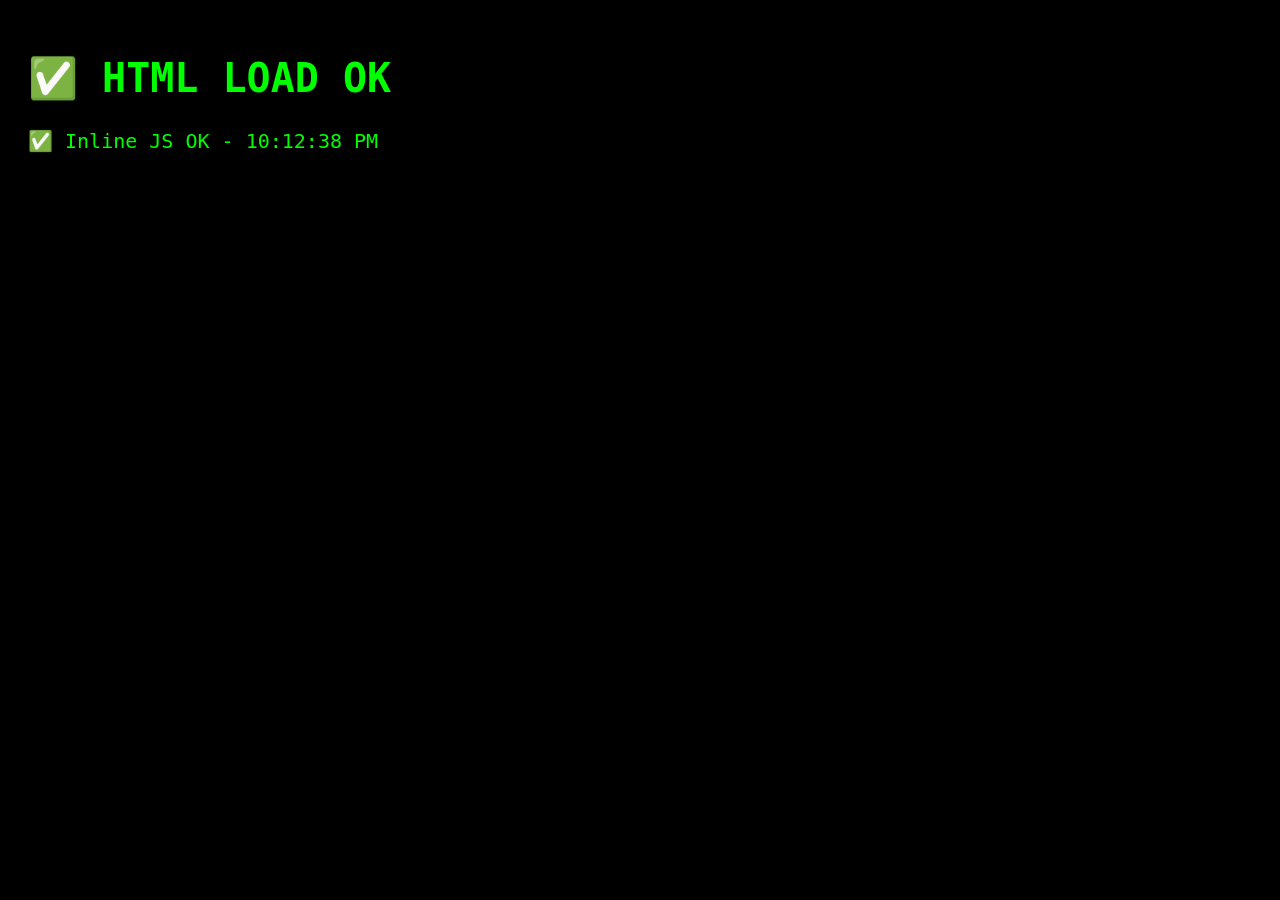
<file: test.html>
<!DOCTYPE html>
<html>
<head><meta charset="UTF-8"><title>Test</title></head>
<body style="background:#000;color:#0f0;font-family:monospace;padding:20px;font-size:20px;">
<h1>✅ HTML LOAD OK</h1>
<p id="status">Loading...</p>
<script>
  document.getElementById('status').textContent = '✅ Inline JS OK - ' + new Date().toLocaleTimeString();
</script>
</body>
</html>
</file>
